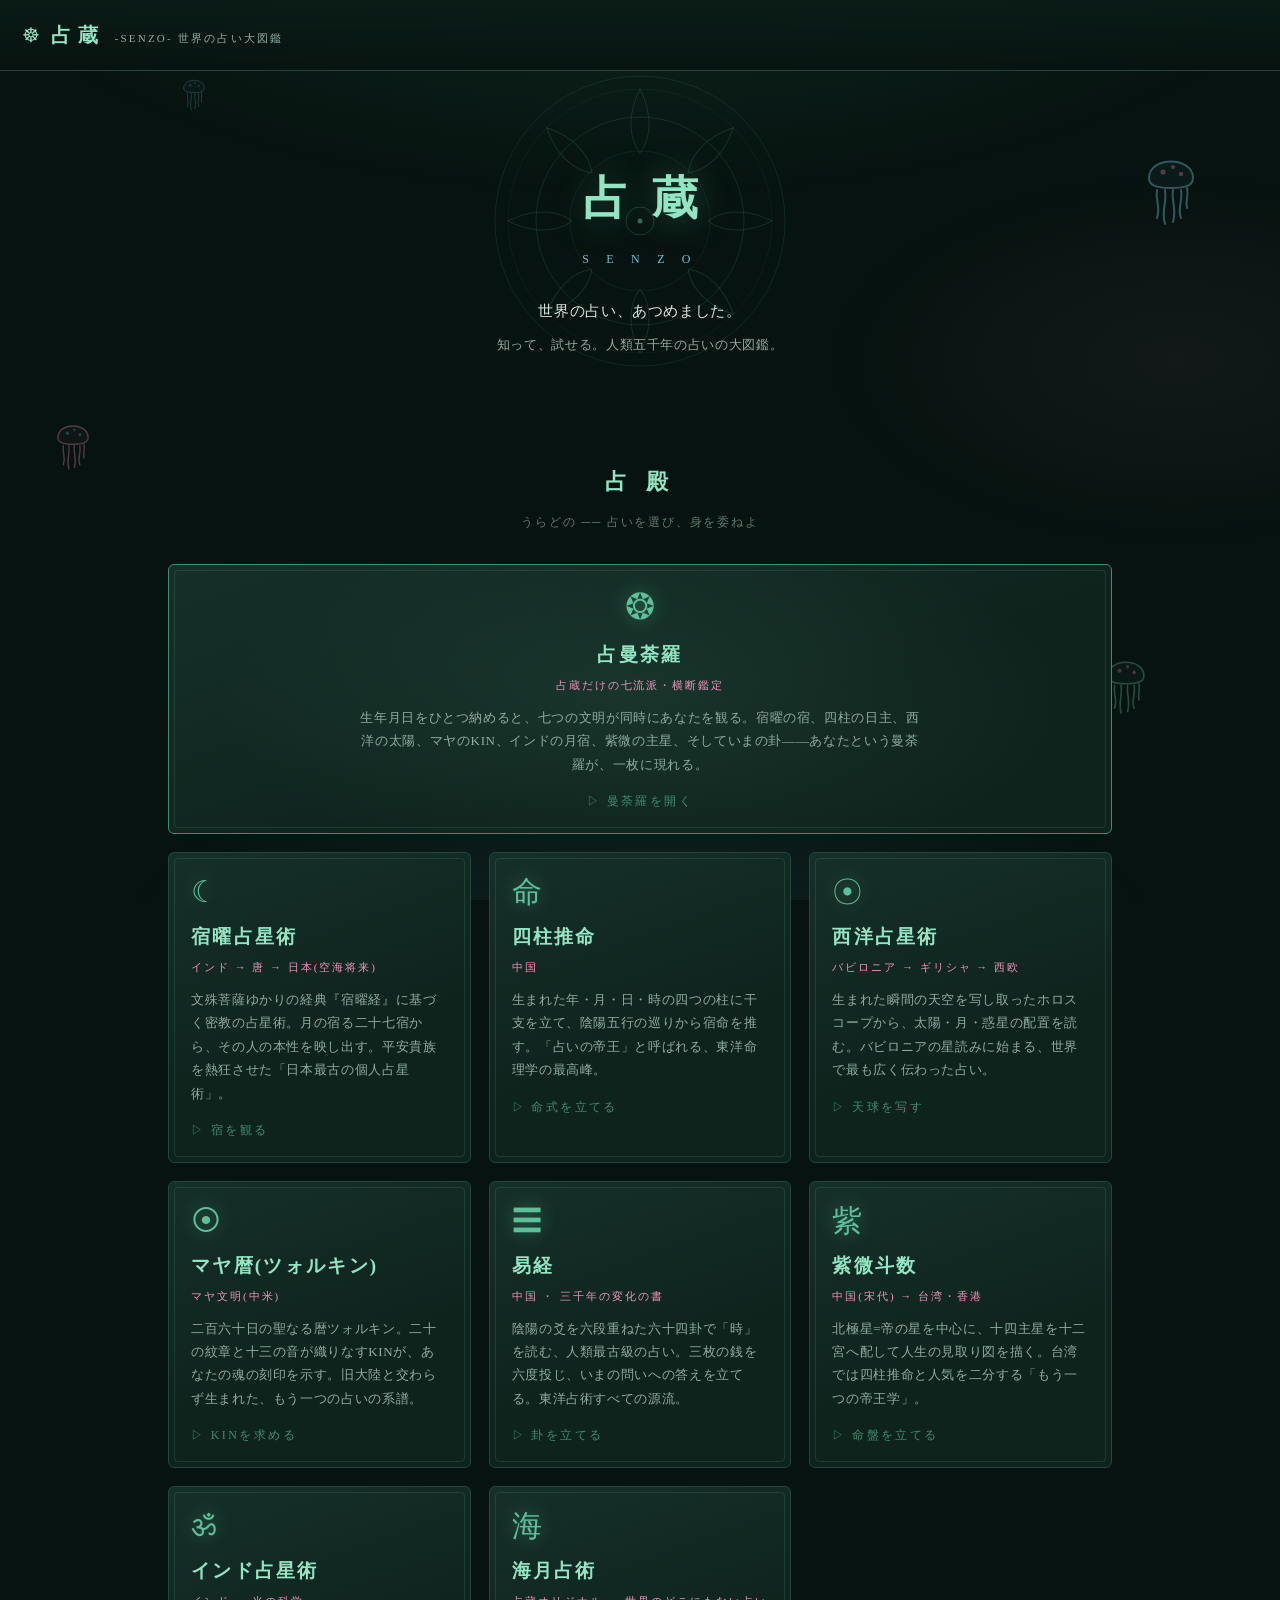
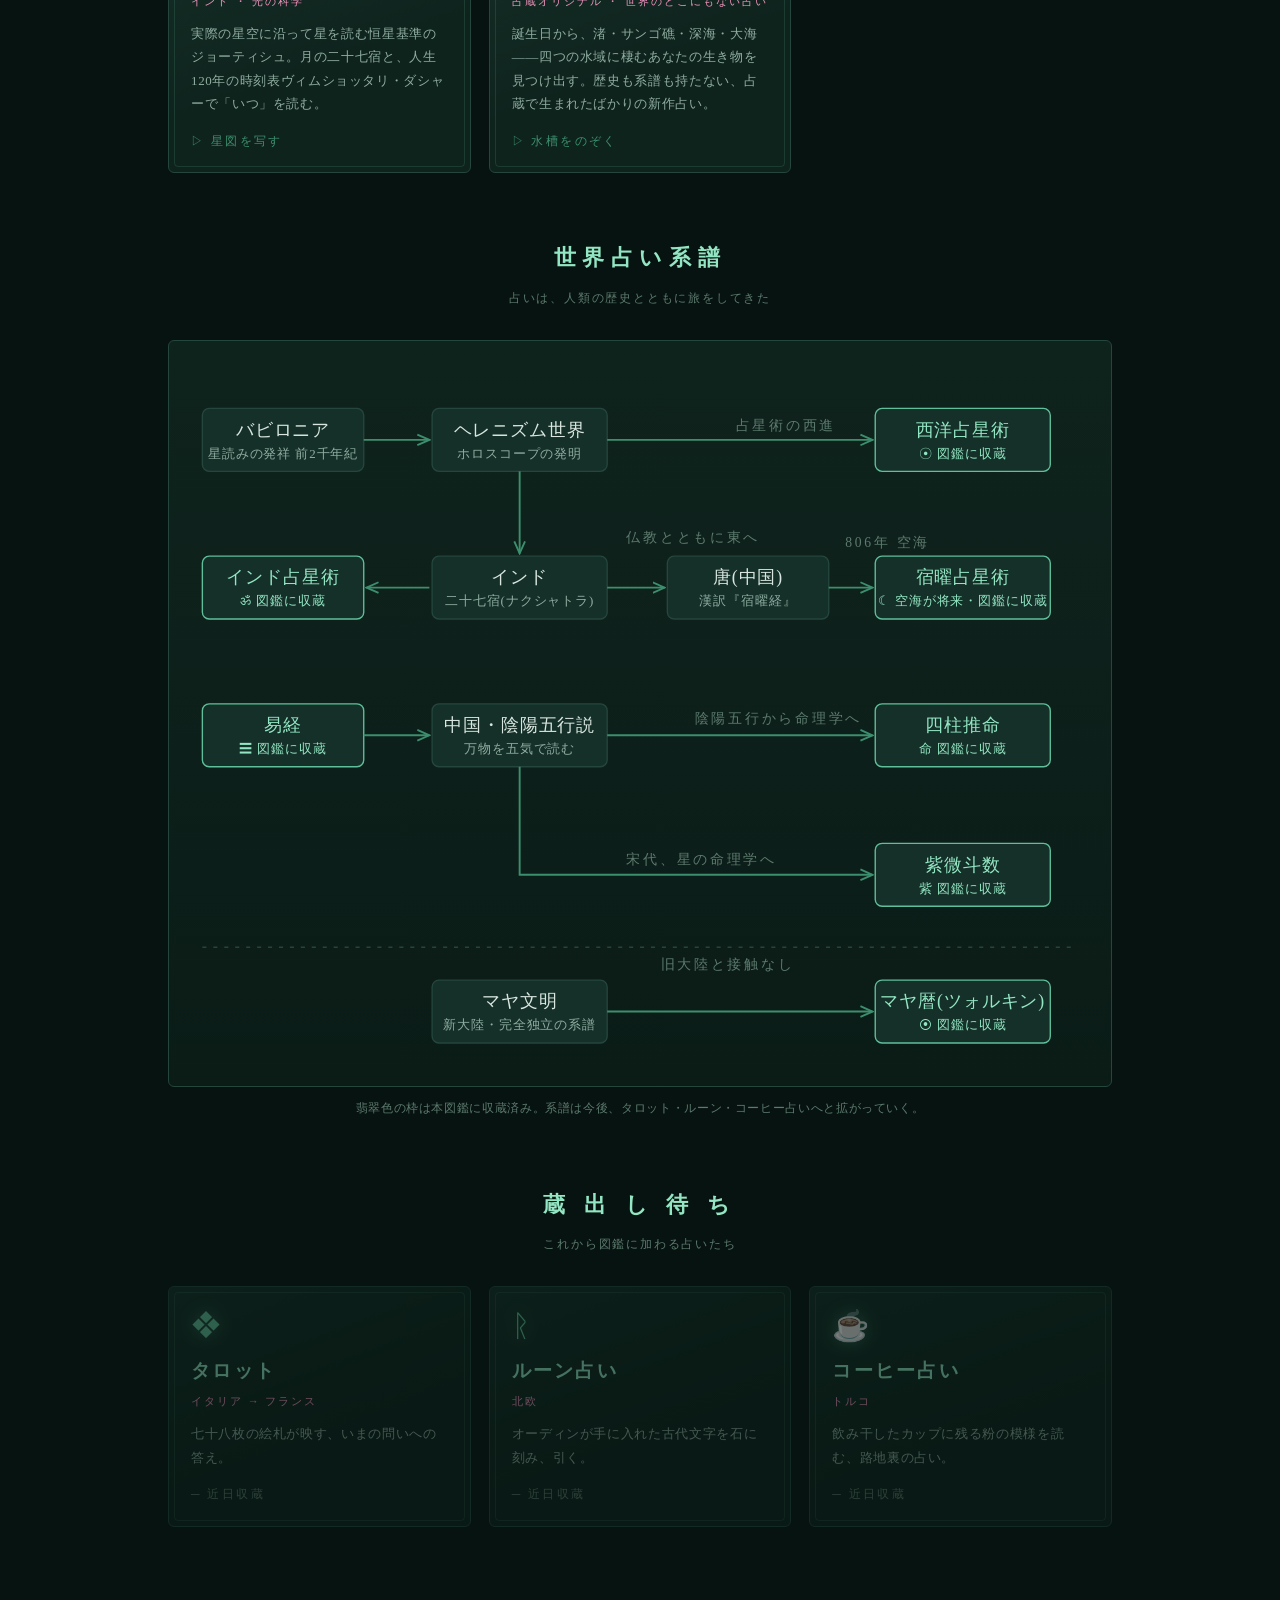
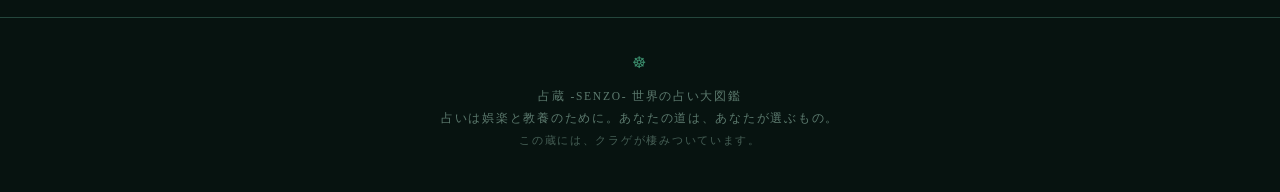
<file: index.html>
<!DOCTYPE html>
<html lang="ja">
<head>
<meta charset="UTF-8">
<meta name="viewport" content="width=device-width, initial-scale=1.0">
<title>占蔵 -SENZO- | 世界の占い大図鑑</title>
<meta name="description" content="世界中の占いを『知って、試せる』大図鑑。四柱推命・西洋占星術・マヤ暦・宿曜占星術——人類の占いの系譜をたどりながら、本格計算で占えます。">
<meta http-equiv="Content-Security-Policy" content="default-src 'self'; script-src 'self'; style-src 'self' 'unsafe-inline' https://fonts.googleapis.com; font-src https://fonts.gstatic.com; img-src 'self' data:; connect-src 'self'; object-src 'none'; base-uri 'self'; form-action 'self'">
<meta name="referrer" content="no-referrer">
<meta name="theme-color" content="#0f231d">
<link rel="manifest" href="manifest.webmanifest">
<link rel="icon" href="icons/icon-192.png" type="image/png">
<link rel="apple-touch-icon" href="icons/apple-touch-icon.png">
<link rel="preconnect" href="https://fonts.googleapis.com">
<link href="https://fonts.googleapis.com/css2?family=Shippori+Mincho:wght@400;600;800&display=swap" rel="stylesheet">
<link rel="stylesheet" href="css/style.css">
</head>
<body>

<header class="site-header">
  <a class="brand" href="index.html">
    <span class="mark">☸</span>
    <span class="name">占蔵</span>
    <span class="sub">-SENZO- 世界の占い大図鑑</span>
  </a>
</header>

<section class="hero">
  <!-- 曼荼羅風の光背 -->
  <svg class="enso" viewBox="0 0 300 300" xmlns="http://www.w3.org/2000/svg" aria-hidden="true">
    <g fill="none" stroke="#5fbf9a">
      <circle cx="150" cy="150" r="145" stroke-opacity="0.25"/>
      <circle cx="150" cy="150" r="132" stroke-opacity="0.14"/>
      <circle cx="150" cy="150" r="104" stroke-opacity="0.30"/>
      <circle cx="150" cy="150" r="70" stroke-opacity="0.18"/>
      <g stroke-opacity="0.35">
        <!-- 蓮弁 -->
        <g id="petal">
          <path d="M150 18 C 162 42, 162 66, 150 82 C 138 66, 138 42, 150 18 Z"/>
        </g>
        <use href="#petal" transform="rotate(45 150 150)"/>
        <use href="#petal" transform="rotate(90 150 150)"/>
        <use href="#petal" transform="rotate(135 150 150)"/>
        <use href="#petal" transform="rotate(180 150 150)"/>
        <use href="#petal" transform="rotate(225 150 150)"/>
        <use href="#petal" transform="rotate(270 150 150)"/>
        <use href="#petal" transform="rotate(315 150 150)"/>
      </g>
      <g stroke-opacity="0.5">
        <circle cx="150" cy="150" r="2.5" fill="#5fbf9a" stroke="none"/>
        <circle cx="150" cy="150" r="14"/>
      </g>
    </g>
  </svg>
  <h1>占蔵</h1>
  <div class="romaji">S E N Z O</div>
  <p class="tagline">世界の占い、あつめました。</p>
  <p class="tagline-sub">知って、試せる。人類五千年の占いの大図鑑。</p>
</section>

<main class="container-wide">

  <h2 class="section-title">占 殿</h2>
  <p class="section-title-note">うらどの ── 占いを選び、身を委ねよ</p>

  <div class="card-grid">
    <a class="divination-card mandala-banner" href="mandala.html">
      <div class="glyph">❂</div>
      <h3>占曼荼羅</h3>
      <div class="origin">占蔵だけの七流派・横断鑑定</div>
      <p>生年月日をひとつ納めると、七つの文明が同時にあなたを観る。宿曜の宿、四柱の日主、西洋の太陽、マヤのKIN、インドの月宿、紫微の主星、そしていまの卦——あなたという曼荼羅が、一枚に現れる。</p>
      <div class="enter">▷ 曼荼羅を開く</div>
    </a>

    <a class="divination-card" href="sukuyo.html">
      <div class="glyph">☾</div>
      <h3>宿曜占星術</h3>
      <div class="origin">インド → 唐 → 日本(空海将来)</div>
      <p>文殊菩薩ゆかりの経典『宿曜経』に基づく密教の占星術。月の宿る二十七宿から、その人の本性を映し出す。平安貴族を熱狂させた「日本最古の個人占星術」。</p>
      <div class="enter">▷ 宿を観る</div>
    </a>

    <a class="divination-card" href="shichusuimei.html">
      <div class="glyph">命</div>
      <h3>四柱推命</h3>
      <div class="origin">中国</div>
      <p>生まれた年・月・日・時の四つの柱に干支を立て、陰陽五行の巡りから宿命を推す。「占いの帝王」と呼ばれる、東洋命理学の最高峰。</p>
      <div class="enter">▷ 命式を立てる</div>
    </a>

    <a class="divination-card" href="astrology.html">
      <div class="glyph">☉</div>
      <h3>西洋占星術</h3>
      <div class="origin">バビロニア → ギリシャ → 西欧</div>
      <p>生まれた瞬間の天空を写し取ったホロスコープから、太陽・月・惑星の配置を読む。バビロニアの星読みに始まる、世界で最も広く伝わった占い。</p>
      <div class="enter">▷ 天球を写す</div>
    </a>

    <a class="divination-card" href="maya.html">
      <div class="glyph">⦿</div>
      <h3>マヤ暦(ツォルキン)</h3>
      <div class="origin">マヤ文明(中米)</div>
      <p>二百六十日の聖なる暦ツォルキン。二十の紋章と十三の音が織りなすKINが、あなたの魂の刻印を示す。旧大陸と交わらず生まれた、もう一つの占いの系譜。</p>
      <div class="enter">▷ KINを求める</div>
    </a>

    <a class="divination-card" href="ekikyo.html">
      <div class="glyph">☰</div>
      <h3>易経</h3>
      <div class="origin">中国 ・ 三千年の変化の書</div>
      <p>陰陽の爻を六段重ねた六十四卦で「時」を読む、人類最古級の占い。三枚の銭を六度投じ、いまの問いへの答えを立てる。東洋占術すべての源流。</p>
      <div class="enter">▷ 卦を立てる</div>
    </a>

    <a class="divination-card" href="shibi.html">
      <div class="glyph">紫</div>
      <h3>紫微斗数</h3>
      <div class="origin">中国(宋代) → 台湾・香港</div>
      <p>北極星=帝の星を中心に、十四主星を十二宮へ配して人生の見取り図を描く。台湾では四柱推命と人気を二分する「もう一つの帝王学」。</p>
      <div class="enter">▷ 命盤を立てる</div>
    </a>

    <a class="divination-card" href="jyotish.html">
      <div class="glyph">ॐ</div>
      <h3>インド占星術</h3>
      <div class="origin">インド ・ 光の科学</div>
      <p>実際の星空に沿って星を読む恒星基準のジョーティシュ。月の二十七宿と、人生120年の時刻表ヴィムショッタリ・ダシャーで「いつ」を読む。</p>
      <div class="enter">▷ 星図を写す</div>
    </a>

    <a class="divination-card" href="kaigetsu.html">
      <div class="glyph">海</div>
      <h3>海月占術</h3>
      <div class="origin">占蔵オリジナル ・ 世界のどこにもない占い</div>
      <p>誕生日から、渚・サンゴ礁・深海・大海――四つの水域に棲むあなたの生き物を見つけ出す。歴史も系譜も持たない、占蔵で生まれたばかりの新作占い。</p>
      <div class="enter">▷ 水槽をのぞく</div>
    </a>
  </div>

  <h2 class="section-title">世界占い系譜</h2>
  <p class="section-title-note">占いは、人類の歴史とともに旅をしてきた</p>

  <div class="map-wrap">
    <svg viewBox="0 0 680 530" xmlns="http://www.w3.org/2000/svg" font-family="serif">
      <defs>
        <marker id="arrow" viewBox="0 0 10 10" refX="9" refY="5" markerWidth="7" markerHeight="7" orient="auto-start-reverse">
          <path d="M 0 1 L 9 5 L 0 9" fill="none" stroke="#3c8f6e" stroke-width="1.4"/>
        </marker>
      </defs>
      <style>
        .edge { stroke:#3c8f6e; stroke-width:1.4; fill:none; marker-end:url(#arrow); }
        .node rect { fill:#153029; stroke:#24463c; rx:5; }
        .node.active rect { stroke:#5fbf9a; }
        .node text { fill:#d8e6df; font-size:13px; text-anchor:middle; }
        .node.active text { fill:#93e6c3; }
        .node .small { font-size:9.5px; fill:#8fada1; }
        .era { font-size:10px; fill:#5c7a6e; letter-spacing:2px; }
        .lane { stroke:#24463c; stroke-dasharray:3 5; }
      </style>

      <!-- 起源 -->
      <g class="node"><rect x="20" y="42" width="118" height="46"/>
        <text x="79" y="62">バビロニア</text><text x="79" y="78" class="small">星読みの発祥 前2千年紀</text></g>

      <!-- ギリシャ -->
      <g class="node"><rect x="188" y="42" width="128" height="46"/>
        <text x="252" y="62">ヘレニズム世界</text><text x="252" y="78" class="small">ホロスコープの発明</text></g>

      <!-- 西洋占星術 -->
      <a href="astrology.html"><g class="node active"><rect x="512" y="42" width="128" height="46"/>
        <text x="576" y="62">西洋占星術</text><text x="576" y="78" class="small">☉ 図鑑に収蔵</text></g></a>

      <!-- インド -->
      <g class="node"><rect x="188" y="150" width="128" height="46"/>
        <text x="252" y="170">インド</text><text x="252" y="186" class="small">二十七宿(ナクシャトラ)</text></g>

      <!-- インド占星術 -->
      <a href="jyotish.html"><g class="node active"><rect x="20" y="150" width="118" height="46"/>
        <text x="79" y="170">インド占星術</text><text x="79" y="186" class="small">ॐ 図鑑に収蔵</text></g></a>

      <!-- 中国(宿曜経) -->
      <g class="node"><rect x="360" y="150" width="118" height="46"/>
        <text x="419" y="170">唐(中国)</text><text x="419" y="186" class="small">漢訳『宿曜経』</text></g>

      <!-- 日本 宿曜 -->
      <a href="sukuyo.html"><g class="node active"><rect x="512" y="150" width="128" height="46"/>
        <text x="576" y="170">宿曜占星術</text><text x="576" y="186" class="small">☾ 空海が将来・図鑑に収蔵</text></g></a>

      <!-- 易経 -->
      <a href="ekikyo.html"><g class="node active"><rect x="20" y="258" width="118" height="46"/>
        <text x="79" y="278">易経</text><text x="79" y="294" class="small">☰ 図鑑に収蔵</text></g></a>

      <!-- 陰陽五行 -->
      <g class="node"><rect x="188" y="258" width="128" height="46"/>
        <text x="252" y="278">中国・陰陽五行説</text><text x="252" y="294" class="small">万物を五気で読む</text></g>

      <!-- 四柱推命 -->
      <a href="shichusuimei.html"><g class="node active"><rect x="512" y="258" width="128" height="46"/>
        <text x="576" y="278">四柱推命</text><text x="576" y="294" class="small">命 図鑑に収蔵</text></g></a>

      <!-- 紫微斗数 -->
      <a href="shibi.html"><g class="node active"><rect x="512" y="360" width="128" height="46"/>
        <text x="576" y="380">紫微斗数</text><text x="576" y="396" class="small">紫 図鑑に収蔵</text></g></a>

      <!-- マヤ -->
      <g class="node"><rect x="188" y="460" width="128" height="46"/>
        <text x="252" y="480">マヤ文明</text><text x="252" y="496" class="small">新大陸・完全独立の系譜</text></g>

      <a href="maya.html"><g class="node active"><rect x="512" y="460" width="128" height="46"/>
        <text x="576" y="480">マヤ暦(ツォルキン)</text><text x="576" y="496" class="small">⦿ 図鑑に収蔵</text></g></a>

      <!-- edges -->
      <path class="edge" d="M138 65 H186"/>
      <path class="edge" d="M316 65 H510"/>
      <path class="edge" d="M252 88 V148"/>
      <path class="edge" d="M316 173 H358"/>
      <path class="edge" d="M478 173 H510"/>
      <path class="edge" d="M138 281 H186"/>
      <path class="edge" d="M316 281 H510"/>
      <path class="edge" d="M186 173 H140"/>
      <path class="edge" d="M252 304 V383 H510"/>
      <path class="edge" d="M316 483 H510"/>

      <!-- ラベル -->
      <text x="410" y="58" class="era">占星術の西進</text>
      <text x="330" y="140" class="era">仏教とともに東へ</text>
      <text x="490" y="143" class="era">806年 空海</text>
      <text x="380" y="272" class="era">陰陽五行から命理学へ</text>
      <text x="330" y="375" class="era">宋代、星の命理学へ</text>
      <text x="355" y="452" class="era">旧大陸と接触なし</text>
      <line class="lane" x1="20" y1="436" x2="660" y2="436"/>
    </svg>
  </div>
  <p class="map-note">翡翠色の枠は本図鑑に収蔵済み。系譜は今後、タロット・ルーン・コーヒー占いへと拡がっていく。</p>

  <h2 class="section-title">蔵 出 し 待 ち</h2>
  <p class="section-title-note">これから図鑑に加わる占いたち</p>

  <div class="card-grid">
    <div class="divination-card locked"><div class="glyph">❖</div><h3>タロット</h3><div class="origin">イタリア → フランス</div><p>七十八枚の絵札が映す、いまの問いへの答え。</p><div class="enter">─ 近日収蔵</div></div>
    <div class="divination-card locked"><div class="glyph">ᚱ</div><h3>ルーン占い</h3><div class="origin">北欧</div><p>オーディンが手に入れた古代文字を石に刻み、引く。</p><div class="enter">─ 近日収蔵</div></div>
    <div class="divination-card locked"><div class="glyph">☕</div><h3>コーヒー占い</h3><div class="origin">トルコ</div><p>飲み干したカップに残る粉の模様を読む、路地裏の占い。</p><div class="enter">─ 近日収蔵</div></div>
  </div>

</main>

<footer class="site-footer">
  <div class="wheel">☸</div>
  占蔵 -SENZO- 世界の占い大図鑑<br>
  占いは娯楽と教養のために。あなたの道は、あなたが選ぶもの。<br>
  <span style="font-size:10.5px; opacity:0.75;">この蔵には、クラゲが棲みついています。</span>
</footer>

<script src="js/core.js?v=12"></script>
</body>
</html>
</file>
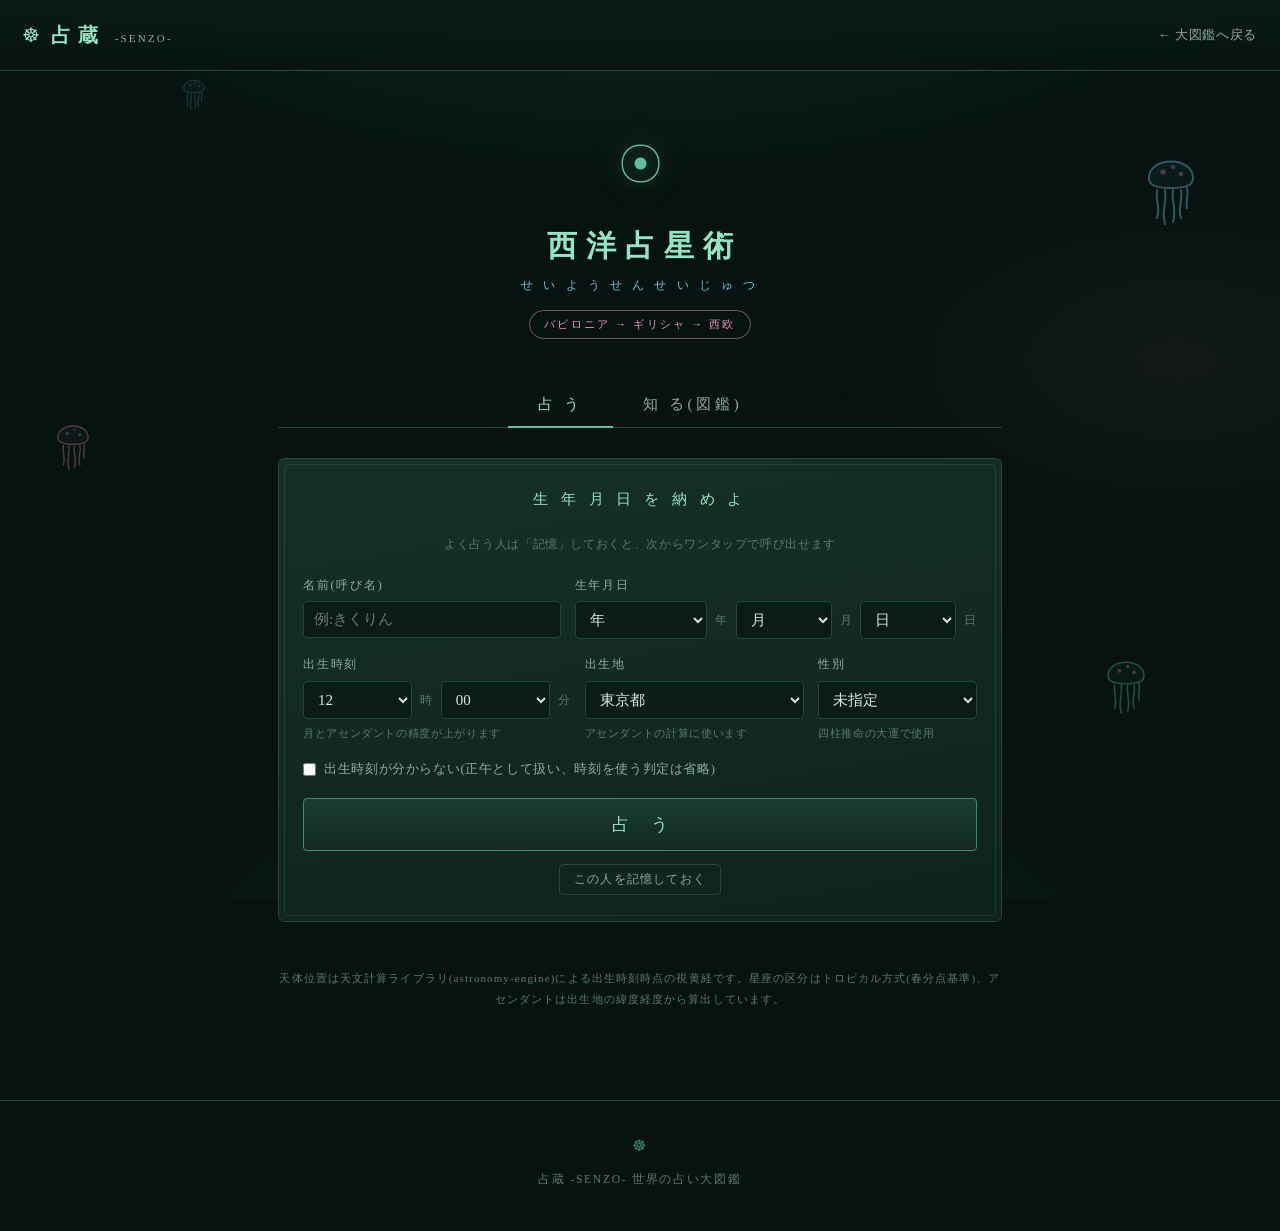
<file: astrology.html>
<!DOCTYPE html>
<html lang="ja">
<head>
<meta charset="UTF-8">
<meta name="viewport" content="width=device-width, initial-scale=1.0">
<title>西洋占星術 | 占蔵 -SENZO- 世界の占い大図鑑</title>
<meta name="description" content="バビロニアに始まる西洋占星術。天文計算エンジンで出生時の10天体の位置とアセンダントを正確に求め、あなたのホロスコープを読み解きます。">
<meta http-equiv="Content-Security-Policy" content="default-src 'self'; script-src 'self'; style-src 'self' 'unsafe-inline' https://fonts.googleapis.com; font-src https://fonts.gstatic.com; img-src 'self' data:; connect-src 'self'; object-src 'none'; base-uri 'self'; form-action 'self'">
<meta name="referrer" content="no-referrer">
<meta name="theme-color" content="#0f231d">
<link rel="manifest" href="manifest.webmanifest">
<link rel="icon" href="icons/icon-192.png" type="image/png">
<link rel="apple-touch-icon" href="icons/apple-touch-icon.png">
<link rel="preconnect" href="https://fonts.googleapis.com">
<link href="https://fonts.googleapis.com/css2?family=Shippori+Mincho:wght@400;600;800&display=swap" rel="stylesheet">
<link rel="stylesheet" href="css/style.css">
</head>
<body>

<header class="site-header">
  <a class="brand" href="index.html">
    <span class="mark">☸</span>
    <span class="name">占蔵</span>
    <span class="sub">-SENZO-</span>
  </a>
  <a class="header-back" href="index.html">← 大図鑑へ戻る</a>
</header>

<div class="page-head">
  <div class="glyph">☉</div>
  <h1>西洋占星術</h1>
  <div class="reading">せ い よ う せ ん せ い じ ゅ つ</div>
  <div class="origin-tag">バビロニア → ギリシャ → 西欧</div>
</div>

<main class="container">

  <div class="tabs">
    <button class="tab-btn active" data-tab="tab-try">占 う</button>
    <button class="tab-btn" data-tab="tab-know">知 る(図鑑)</button>
  </div>

  <!-- ============ 占う ============ -->
  <section class="tab-panel active" id="tab-try">
    <div id="form-area"></div>
    <div id="result-area"></div>
    <p class="disclaimer">天体位置は天文計算ライブラリ(astronomy-engine)による出生時刻時点の視黄経です。星座の区分はトロピカル方式(春分点基準)、アセンダントは出生地の緯度経度から算出しています。</p>
  </section>

  <!-- ============ 知る ============ -->
  <section class="tab-panel zukan" id="tab-know">
    <p class="lead">あなたが生まれたその瞬間、頭上の空はただ一度きりの配置をしていた。<br>その空の写し絵が、ホロスコープ。</p>

    <h2>西洋占星術とは何か</h2>
    <p>西洋占星術は、生まれた瞬間の<b>太陽・月・惑星の配置</b>を天球の図=<b>ホロスコープ</b>に写し取り、その人の性質や人生の主題を読み解く占いです。雑誌の「今月の牡羊座」でおなじみの星座占いは、実はこの体系のごく一部――太陽の位置だけを取り出した簡易版です。本来は十の天体それぞれが、あなたの異なる側面を語ります。</p>

    <h2>歴史 ── 五千年の星読み</h2>
    <p>始まりは紀元前二千年紀の<b>バビロニア</b>。神官たちは星の動きに神々の意志を読み、国家の吉凶を占いました。これが個人の運命を占う形に生まれ変わったのは、ヘレニズム期のギリシャ・エジプト世界。「生まれた瞬間の空がその人を刻印する」という<b>ホロスコープ占星術の発明</b>です。</p>
    <p>以後、この体系はローマ、イスラム世界、中世ヨーロッパへと受け継がれ、ケプラーら天文学者たちも星を読みました。天文学と占星術は、もともと同じ一つの学問だったのです。さらに東へ渡った星読みの知はインドで独自に発展し――やがて仏教とともに日本へ届いて<b>宿曜占星術</b>になります。トップページの系譜マップで、その壮大な旅路をたどれます。</p>

    <h2>占いの仕組み</h2>
    <p>黄道(太陽の通り道)を春分点から30度ずつ十二に分けたものが<b>十二星座(サイン)</b>。そこにどの天体が入っているかで読み解きます。</p>
    <table>
      <tr><th>天体</th><th>司るもの</th></tr>
      <tr><td>☉ 太陽</td><td>人生の目的、その人の本質・生き方の軸</td></tr>
      <tr><td>☽ 月</td><td>素顔、感情、安心のかたち。親しい人にだけ見せる顔</td></tr>
      <tr><td>☿ 水星</td><td>知性、言葉、コミュニケーションの癖</td></tr>
      <tr><td>♀ 金星</td><td>愛し方、美意識、喜びの源泉</td></tr>
      <tr><td>♂ 火星</td><td>闘い方、情熱の燃やし方、怒りの形</td></tr>
      <tr><td>♃ 木星</td><td>幸運と拡大。人生がどこで膨らむか</td></tr>
      <tr><td>♄ 土星</td><td>課題と鍛錬。時間をかけて成熟する場所</td></tr>
      <tr><td>ASC</td><td>アセンダント=生まれた瞬間の東の地平線。まとう雰囲気・第一印象</td></tr>
    </table>
    <p>天王星・海王星・冥王星は動きが遅く、同世代が共有する「時代の気分」を表します。</p>

    <div class="aside"><b>「精度」の見せ場:</b>星座の境目(カスプ)付近の生まれの場合、雑誌の日付区切りでは星座を間違えることがあります。星座の切り替わりは年によって日時が動くからです。本図鑑は出生日時における太陽の黄経そのものを天文計算するため、境目生まれでも正確です。月は一日で約13度も動くため、<b>出生時刻</b>が分かるとぐっと精度が上がります。</div>

    <h2>ここが面白い</h2>
    <p>宿曜占星術が「月」でその人の本性を読むように、西洋占星術でも月は「素顔」を表します。太陽は外に向かう顔、月は内なる顔。<b>太陽と月、両方を知ってはじめて一人の人間の全体像が見えてくる</b>――五千年かけて人類がたどり着いた、星読みの知恵です。</p>
  </section>

</main>

<footer class="site-footer">
  <div class="wheel">☸</div>
  占蔵 -SENZO- 世界の占い大図鑑
</footer>

<script src="js/vendor/astronomy.browser.min.js?v=12"></script>
<script src="js/almanac.js?v=12"></script>
<script src="js/core.js?v=12"></script>
<script src="js/astrology.js?v=12"></script>
</body>
</html>
</file>
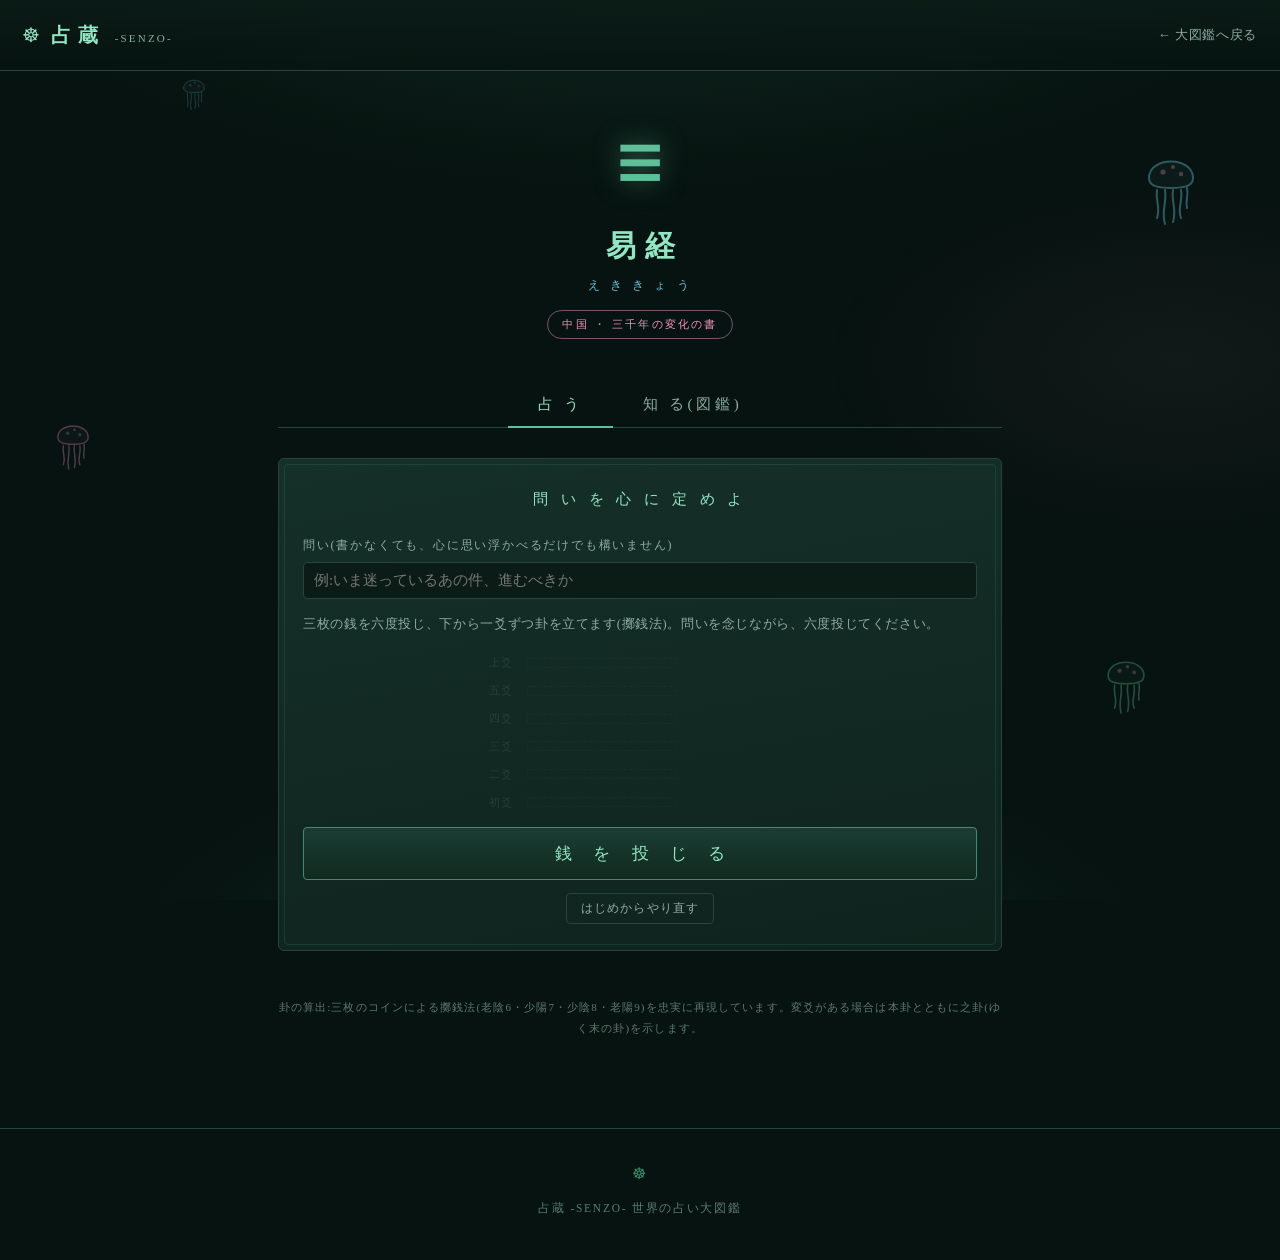
<file: ekikyo.html>
<!DOCTYPE html>
<html lang="ja">
<head>
<meta charset="UTF-8">
<meta name="viewport" content="width=device-width, initial-scale=1.0">
<title>易経 | 占蔵 -SENZO- 世界の占い大図鑑</title>
<meta name="description" content="三千年の歴史を持つ変化の書・易経。三枚のコインを六度投じて卦を立てる伝統の擲銭法で、六十四卦から今の問いへの答えを読み解きます。">
<meta http-equiv="Content-Security-Policy" content="default-src 'self'; script-src 'self'; style-src 'self' 'unsafe-inline' https://fonts.googleapis.com; font-src https://fonts.gstatic.com; img-src 'self' data:; connect-src 'self'; object-src 'none'; base-uri 'self'; form-action 'self'">
<meta name="referrer" content="no-referrer">
<meta name="theme-color" content="#0f231d">
<link rel="manifest" href="manifest.webmanifest">
<link rel="icon" href="icons/icon-192.png" type="image/png">
<link rel="apple-touch-icon" href="icons/apple-touch-icon.png">
<link rel="preconnect" href="https://fonts.googleapis.com">
<link href="https://fonts.googleapis.com/css2?family=Shippori+Mincho:wght@400;600;800&display=swap" rel="stylesheet">
<link rel="stylesheet" href="css/style.css">
</head>
<body>

<header class="site-header">
  <a class="brand" href="index.html">
    <span class="mark">☸</span>
    <span class="name">占蔵</span>
    <span class="sub">-SENZO-</span>
  </a>
  <a class="header-back" href="index.html">← 大図鑑へ戻る</a>
</header>

<div class="page-head">
  <div class="glyph">☰</div>
  <h1>易経</h1>
  <div class="reading">え き き ょ う</div>
  <div class="origin-tag">中国 ・ 三千年の変化の書</div>
</div>

<main class="container">

  <div class="tabs">
    <button class="tab-btn active" data-tab="tab-try">占 う</button>
    <button class="tab-btn" data-tab="tab-know">知 る(図鑑)</button>
  </div>

  <!-- ============ 占う ============ -->
  <section class="tab-panel active" id="tab-try">
    <div class="form-panel" id="cast-panel">
      <div class="form-title">問 い を 心 に 定 め よ</div>
      <div class="field-row">
        <div class="field">
          <label>問い(書かなくても、心に思い浮かべるだけでも構いません)</label>
          <input type="text" id="e-question" placeholder="例:いま迷っているあの件、進むべきか">
        </div>
      </div>
      <p style="font-size:12.5px; color:var(--text-dim); margin-bottom:16px; position:relative; z-index:1;">
        三枚の銭を六度投じ、下から一爻ずつ卦を立てます(擲銭法)。問いを念じながら、六度投じてください。
      </p>
      <div id="lines-view" style="margin:14px 0; position:relative; z-index:1;"></div>
      <button class="btn-divine" id="e-cast">銭 を 投 じ る</button>
      <div style="text-align:center; margin-top:12px;">
        <button class="btn-sub" id="e-reset">はじめからやり直す</button>
      </div>
    </div>
    <div id="result-area"></div>
    <p class="disclaimer">卦の算出:三枚のコインによる擲銭法(老陰6・少陽7・少陰8・老陽9)を忠実に再現しています。変爻がある場合は本卦とともに之卦(ゆく末の卦)を示します。</p>
  </section>

  <!-- ============ 知る ============ -->
  <section class="tab-panel zukan" id="tab-know">
    <p class="lead">世界は絶えず変化する。<br>その変化の兆しを六十四の型に写し取った、人類最古の「変化の書」。</p>

    <h2>易経とは何か</h2>
    <p>易経は、古代中国で生まれた占いの書であり、哲学の書です。陰(⚋)と陽(⚊)の二種の爻(こう)を六段重ねた「<b>卦(か)</b>」は全部で八×八=<b>六十四通り</b>。天地の間で起こるあらゆる変化の局面が、この六十四卦のどれかに対応すると考えます。占うとは、いま自分がどの局面に立っているかを知ること――易は「当てる」より「<b>時を知る</b>」占いです。</p>

    <h2>歴史 ── 亀の甲羅から哲学へ</h2>
    <p>源流は殷代(紀元前二千年紀)の<b>亀卜(きぼく)</b>。亀の甲羅を火であぶり、走るひび割れで神意を問いました。周代に入ると筮竹(ぜいちく)=五十本の細い竹を操作して卦を立てる方法が確立し、『周易』として編まれます。これが易経です。</p>
    <p>のちに孔子学派が哲学的な注釈「<b>十翼(じゅうよく)</b>」を加えたことで、易経は占いの書であると同時に儒教の最高経典(五経の筆頭)となりました。「君子は豹変す」「虎の尾を踏む」など、今も使われる言葉の多くが易経から生まれています。陰陽の思想はやがて五行説と結びつき、四柱推命など東洋占術すべての土台になりました――系譜マップで見ると、易経は<b>東洋占いの源流</b>に位置しています。</p>

    <h2>占いの仕組み</h2>
    <p>本来の筮竹の操作は五十本の竹を分け数える複雑な儀式ですが、唐代からは三枚の銭を投げる「<b>擲銭法(てきせんほう)</b>」が広く使われてきました。本図鑑もこれを再現しています。</p>
    <table>
      <tr><th>三枚の銭</th><th>値</th><th>爻</th></tr>
      <tr><td>裏・裏・裏</td><td>6</td><td>老陰 ⚋ ──「変わろうとしている陰」(変爻)</td></tr>
      <tr><td>表が一枚</td><td>7</td><td>少陽 ⚊</td></tr>
      <tr><td>表が二枚</td><td>8</td><td>少陰 ⚋</td></tr>
      <tr><td>表・表・表</td><td>9</td><td>老陽 ⚊ ──「変わろうとしている陽」(変爻)</td></tr>
    </table>
    <p>六度投じて下から順に卦を組み上げ、得られた<b>本卦(ほんか)</b>が「いまの局面」。変爻(老陰・老陽)があれば、それが裏返った<b>之卦(しか)</b>が「これからの行き先」を暗示します。</p>

    <div class="aside"><b>ここが面白い:</b>易経は占いの中でも珍しく、「答え」ではなく「問いとの対話」を返します。同じ卦でも問いによって読みが変わる――だから三千年、哲学者からユング(易に深く傾倒した心理学者)まで魅了し続けてきたのです。占う前に問いを一つに絞るのが、良い易の立て方とされます。</div>
  </section>

</main>

<footer class="site-footer">
  <div class="wheel">☸</div>
  占蔵 -SENZO- 世界の占い大図鑑
</footer>

<script src="js/core.js?v=12"></script>
<script src="js/ekikyo.js?v=12"></script>
</body>
</html>
</file>
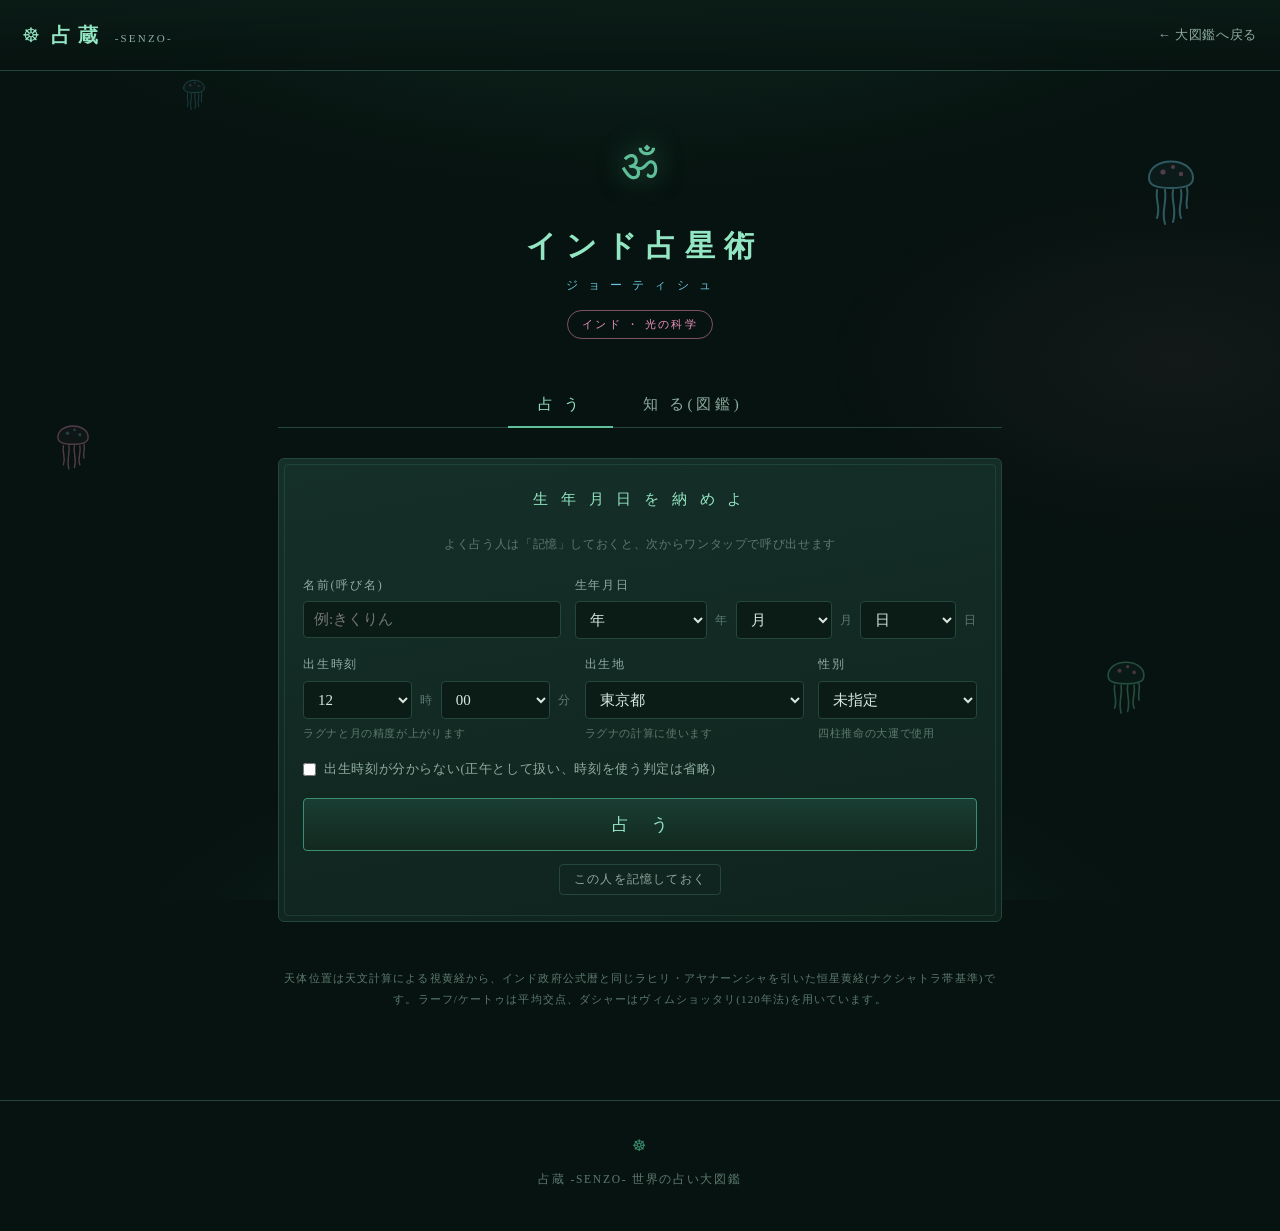
<file: jyotish.html>
<!DOCTYPE html>
<html lang="ja">
<head>
<meta charset="UTF-8">
<meta name="viewport" content="width=device-width, initial-scale=1.0">
<title>インド占星術(ジョーティシュ) | 占蔵 -SENZO- 世界の占い大図鑑</title>
<meta name="description" content="「光の科学」ジョーティシュ。恒星基準(ラヒリ・アヤナーンシャ)で月のナクシャトラと九惑星を計算し、120年周期のヴィムショッタリ・ダシャーで人生の季節を読みます。">
<meta http-equiv="Content-Security-Policy" content="default-src 'self'; script-src 'self'; style-src 'self' 'unsafe-inline' https://fonts.googleapis.com; font-src https://fonts.gstatic.com; img-src 'self' data:; connect-src 'self'; object-src 'none'; base-uri 'self'; form-action 'self'">
<meta name="referrer" content="no-referrer">
<meta name="theme-color" content="#0f231d">
<link rel="manifest" href="manifest.webmanifest">
<link rel="icon" href="icons/icon-192.png" type="image/png">
<link rel="apple-touch-icon" href="icons/apple-touch-icon.png">
<link rel="preconnect" href="https://fonts.googleapis.com">
<link href="https://fonts.googleapis.com/css2?family=Shippori+Mincho:wght@400;600;800&display=swap" rel="stylesheet">
<link rel="stylesheet" href="css/style.css">
</head>
<body>

<header class="site-header">
  <a class="brand" href="index.html">
    <span class="mark">☸</span>
    <span class="name">占蔵</span>
    <span class="sub">-SENZO-</span>
  </a>
  <a class="header-back" href="index.html">← 大図鑑へ戻る</a>
</header>

<div class="page-head">
  <div class="glyph">ॐ</div>
  <h1>インド占星術</h1>
  <div class="reading">ジ ョ ー テ ィ シ ュ</div>
  <div class="origin-tag">インド ・ 光の科学</div>
</div>

<main class="container">

  <div class="tabs">
    <button class="tab-btn active" data-tab="tab-try">占 う</button>
    <button class="tab-btn" data-tab="tab-know">知 る(図鑑)</button>
  </div>

  <!-- ============ 占う ============ -->
  <section class="tab-panel active" id="tab-try">
    <div id="form-area"></div>
    <div id="result-area"></div>
    <p class="disclaimer">天体位置は天文計算による視黄経から、インド政府公式暦と同じラヒリ・アヤナーンシャを引いた恒星黄経(ナクシャトラ帯基準)です。ラーフ/ケートゥは平均交点、ダシャーはヴィムショッタリ(120年法)を用いています。</p>
  </section>

  <!-- ============ 知る ============ -->
  <section class="tab-panel zukan" id="tab-know">
    <p class="lead">ジョーティシュ――サンスクリットで「光の科学」。<br>ヴェーダの時代から続く、世界最古級の生きた占星術。</p>

    <h2>ジョーティシュとは何か</h2>
    <p>インド占星術(ジョーティシュ)は、古代インドのヴェーダ文化に根ざす占星術です。西洋占星術と同じく生まれた瞬間の天体配置を読みますが、二つの大きな違いがあります。一つは<b>月を最重要視する</b>こと――月が宿る<b>ナクシャトラ(二十七宿)</b>がその人の本質を表します。もう一つは<b>実際の星空(恒星)基準</b>で星の位置を測ること。このため、西洋占星術とは星座がおよそ24度、ほぼ一つ分ずれます。「牡羊座だと思っていたら、インドでは魚座」が普通に起こるのです。</p>

    <h2>歴史 ── ヴェーダの祭祀から宿曜の故郷へ</h2>
    <p>起源は紀元前に遡り、ヴェーダの祭祀の正しい日時を知る学問「ヴェーダーンガ・ジョーティシャ」として始まりました。ナクシャトラ(月の二十七宿)はインド独自の発明です。その後ヘレニズム期に、ギリシャからホロスコープの技法が伝わり、インド固有のナクシャトラと融合して現在の体系が完成しました。<b>西洋と東洋、二つの星の知が合流した占星術</b>なのです。</p>
    <p>そしてこの二十七宿が、仏教とともに中国へ渡り、空海の手で日本へ届いて<b>宿曜占星術</b>になりました。つまりジョーティシュは宿曜の故郷。この図鑑の系譜マップで、その旅路がつながります。インドでは今も、結婚の日取りから国家の行事まで、ジョーティシュが現役で使われています。</p>

    <h2>占いの仕組み</h2>
    <table>
      <tr><th>ナクシャトラ</th><td>月の通り道を27等分した星宿。<b>生まれたとき月がいた宿</b>があなたの本質・気質を表す、鑑定の心臓部</td></tr>
      <tr><th>ラーシ(月星座)</th><td>恒星基準の十二星座。インドでは太陽星座より月のラーシを重視する</td></tr>
      <tr><th>ラグナ</th><td>東の地平線に昇っていた星座(アセンダント)。人生の土台を示す</td></tr>
      <tr><th>九惑星(ナヴァグラハ)</th><td>太陽・月・火星・水星・木星・金星・土星に、日食月食を起こす影の星<b>ラーフ・ケートゥ</b>を加えた九つ</td></tr>
      <tr><th>ヴィムショッタリ・ダシャー</th><td>人生120年を九惑星が順番に支配する「人生の時計」。いつ・どの星の季節が来るかを読む、ジョーティシュ最強の武器</td></tr>
    </table>

    <div class="aside"><b>「精度」の見せ場:</b>恒星基準と春分点基準のずれ(歳差)を補正する値を<b>アヤナーンシャ</b>と呼びます。本図鑑はインド政府の公式暦にも使われる<b>ラヒリ方式</b>を採用し、天文計算した視黄経から差し引いています。またダシャーの起点は月がナクシャトラ内のどこまで進んでいたかで決まるため、月の位置の計算精度がそのまま人生時計の精度になります。</div>

    <h2>ここが面白い</h2>
    <p>ヴィムショッタリ・ダシャーは「いつ」を語れる占星術です。西洋占星術が性格分析を得意とするのに対し、ジョーティシュは「28歳から金星期に入る」というふうに、人生の季節の切り替わりを年単位で示します。占いに「時刻表」を持ち込んだ発明――それがインドの答えでした。</p>
  </section>

</main>

<footer class="site-footer">
  <div class="wheel">☸</div>
  占蔵 -SENZO- 世界の占い大図鑑
</footer>

<script src="js/vendor/astronomy.browser.min.js?v=12"></script>
<script src="js/almanac.js?v=12"></script>
<script src="js/core.js?v=12"></script>
<script src="js/jyotish.js?v=12"></script>
</body>
</html>
</file>
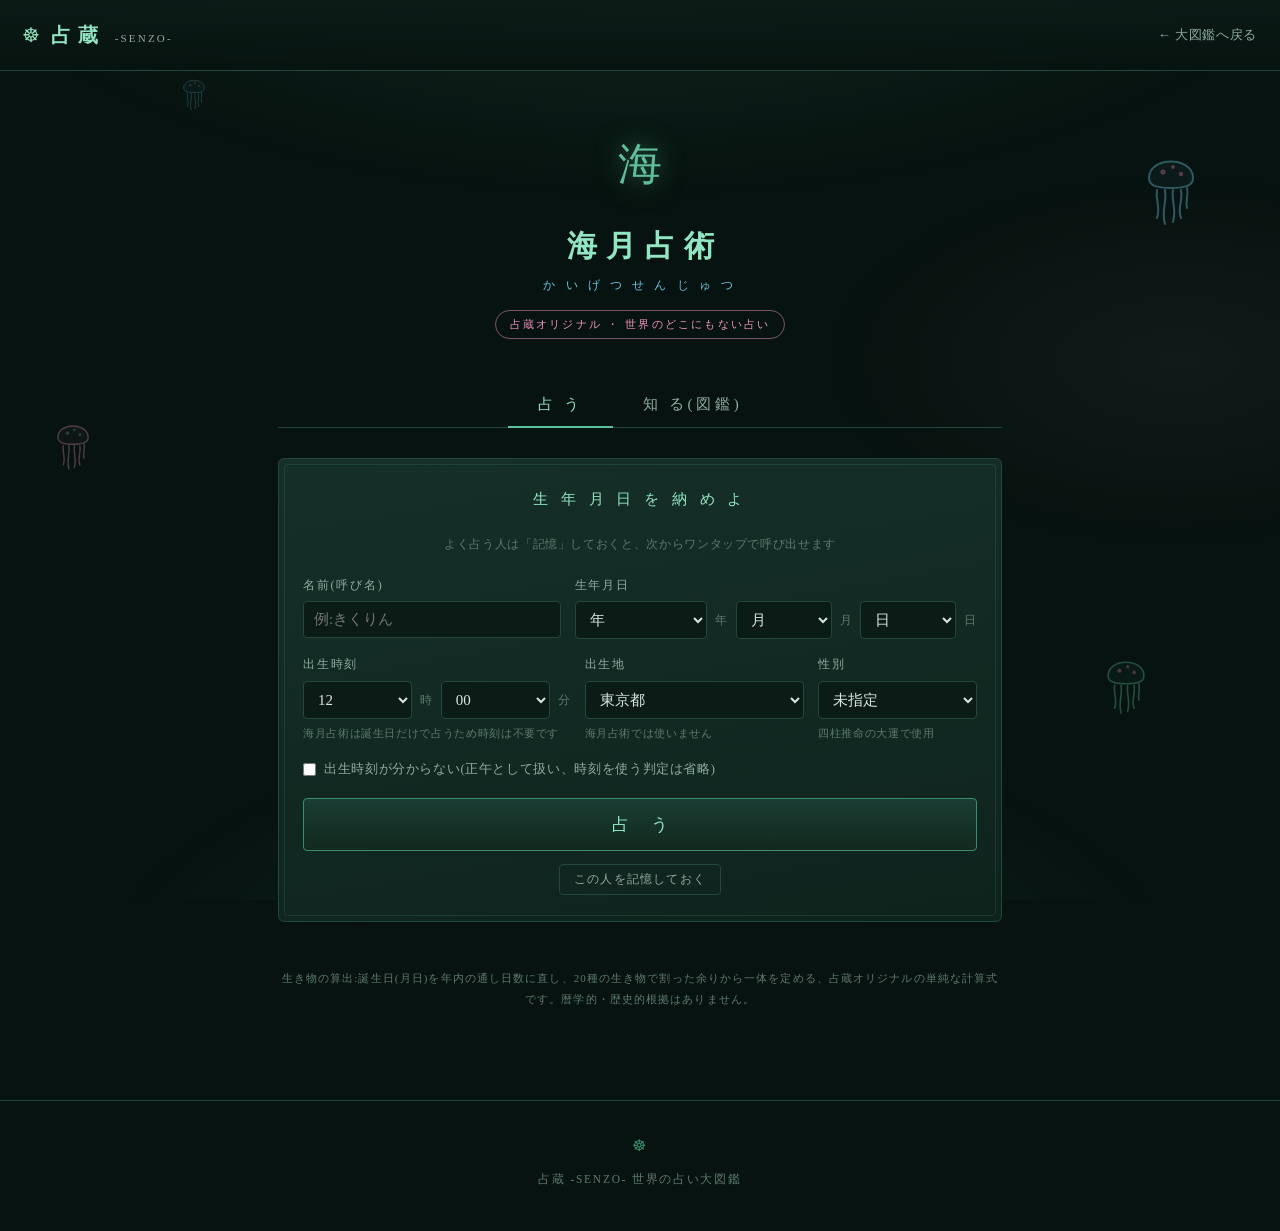
<file: kaigetsu.html>
<!DOCTYPE html>
<html lang="ja">
<head>
<meta charset="UTF-8">
<meta name="viewport" content="width=device-width, initial-scale=1.0">
<title>海月占術 | 占蔵 -SENZO- 世界の占い大図鑑</title>
<meta name="description" content="占蔵が独自に生み出した新作占い・海月占術。誕生日から、渚・サンゴ礁・深海・大海——四つの水域に棲むあなたの生き物を見つけ出します。">
<meta http-equiv="Content-Security-Policy" content="default-src 'self'; script-src 'self'; style-src 'self' 'unsafe-inline' https://fonts.googleapis.com; font-src https://fonts.gstatic.com; img-src 'self' data:; connect-src 'self'; object-src 'none'; base-uri 'self'; form-action 'self'">
<meta name="referrer" content="no-referrer">
<meta name="theme-color" content="#0f231d">
<link rel="manifest" href="manifest.webmanifest">
<link rel="icon" href="icons/icon-192.png" type="image/png">
<link rel="apple-touch-icon" href="icons/apple-touch-icon.png">
<link rel="preconnect" href="https://fonts.googleapis.com">
<link href="https://fonts.googleapis.com/css2?family=Shippori+Mincho:wght@400;600;800&display=swap" rel="stylesheet">
<link rel="stylesheet" href="css/style.css">
</head>
<body>

<header class="site-header">
  <a class="brand" href="index.html">
    <span class="mark">☸</span>
    <span class="name">占蔵</span>
    <span class="sub">-SENZO-</span>
  </a>
  <a class="header-back" href="index.html">← 大図鑑へ戻る</a>
</header>

<div class="page-head">
  <div class="glyph">海</div>
  <h1>海月占術</h1>
  <div class="reading">か い げ つ せ ん じ ゅ つ</div>
  <div class="origin-tag">占蔵オリジナル ・ 世界のどこにもない占い</div>
</div>

<main class="container">

  <div class="tabs">
    <button class="tab-btn active" data-tab="tab-try">占 う</button>
    <button class="tab-btn" data-tab="tab-know">知 る(図鑑)</button>
  </div>

  <!-- ============ 占う ============ -->
  <section class="tab-panel active" id="tab-try">
    <div id="form-area"></div>
    <div id="result-area"></div>
    <p class="disclaimer">生き物の算出:誕生日(月日)を年内の通し日数に直し、20種の生き物で割った余りから一体を定める、占蔵オリジナルの単純な計算式です。暦学的・歴史的根拠はありません。</p>
  </section>

  <!-- ============ 知る ============ -->
  <section class="tab-panel zukan" id="tab-know">
    <p class="lead">これは、どの国にも伝わっていない占いです。<br>占蔵という蔵の中で、たったいま生まれたばかりの新参者――それが海月占術。</p>

    <h2>海月占術とは何か</h2>
    <p>海月占術は、占蔵がゼロから作った完全オリジナルの占いです。誕生日から、占蔵が思い描いた架空の大水槽に棲む<b>二十種の生き物</b>の中から、あなたの一体を見つけ出します。生き物たちは<b>渚・サンゴ礁・深海・大海</b>という四つの水域に分かれて暮らしており、どの水域の、どの生き物かによって、その人らしさを読み解きます。</p>
    <p>名前の「海月(かいげつ)」は、<b>クラゲを表す古い言葉</b>。海に浮かぶ月のように漂うその姿から、この字が当てられてきました。世界中の占いを集めてきたこの蔵に、海のいきものたちの気配を宿す占いとしてふさわしい名だと思い、名付けました。</p>

    <h2>なぜこの占いが生まれたのか</h2>
    <p>占蔵はここまで、バビロニアから中国、インドから中米まで、世界中で生まれた本物の占いを集めてきました。けれど探しても探しても、<b>「水族館」を占いにした文明</b>は、どこにも見つかりませんでした。ならば――集めるだけでなく、この蔵からも一つ、新しい占いを送り出してみよう。そうして生まれたのが海月占術です。</p>
    <div class="aside"><b>正直な注記:</b>本図鑑の他の占いと違い、海月占術には歴史も伝承も暦学的根拠もありません。誕生日の日付を単純な式に通して生き物を割り当てているだけの、占蔵オリジナルの遊びです。「当たる・当たらない」より、「自分がどの生き物に見えるか」を楽しむための占いとしてお使いください。</div>

    <h2>仕組み</h2>
    <table>
      <tr><th>水域</th><td>渚エリア</td><td>サンゴ礁エリア</td><td>深海エリア</td><td>大海エリア</td></tr>
      <tr><th>気配</th><td>くつろぎ・脱力</td><td>華やかさ・社交</td><td>静けさ・神秘</td><td>雄大さ・情熱</td></tr>
      <tr><th>生き物の例</th><td>ラッコ・ウミガメ</td><td>クマノミ・マンタ</td><td>クラゲ・タコ</td><td>イルカ・シャチ</td></tr>
    </table>
    <p>各水域に五種、あわせて二十種の生き物がおり、誕生日ひとつでどの一体かが定まります。生涯変わらない、あなたの水槽の住人です。</p>

    <h2>ここが面白い</h2>
    <p>「占う」タブでは、もう一人の生年月日を入れると<b>ふたりの水槽相性</b>も観られます。同じ水域なら息の合った群れ、隣の水域なら程よい距離の顔なじみ、遠い水域ならたまに覗く新鮮な相性――どの組み合わせにも、それぞれの良さがあるように作りました。大切な人と、どの水域の生き物どうしか、覗いてみてください。</p>
  </section>

</main>

<footer class="site-footer">
  <div class="wheel">☸</div>
  占蔵 -SENZO- 世界の占い大図鑑
</footer>

<script src="js/core.js?v=12"></script>
<script src="js/kaigetsu.js?v=12"></script>
</body>
</html>
</file>
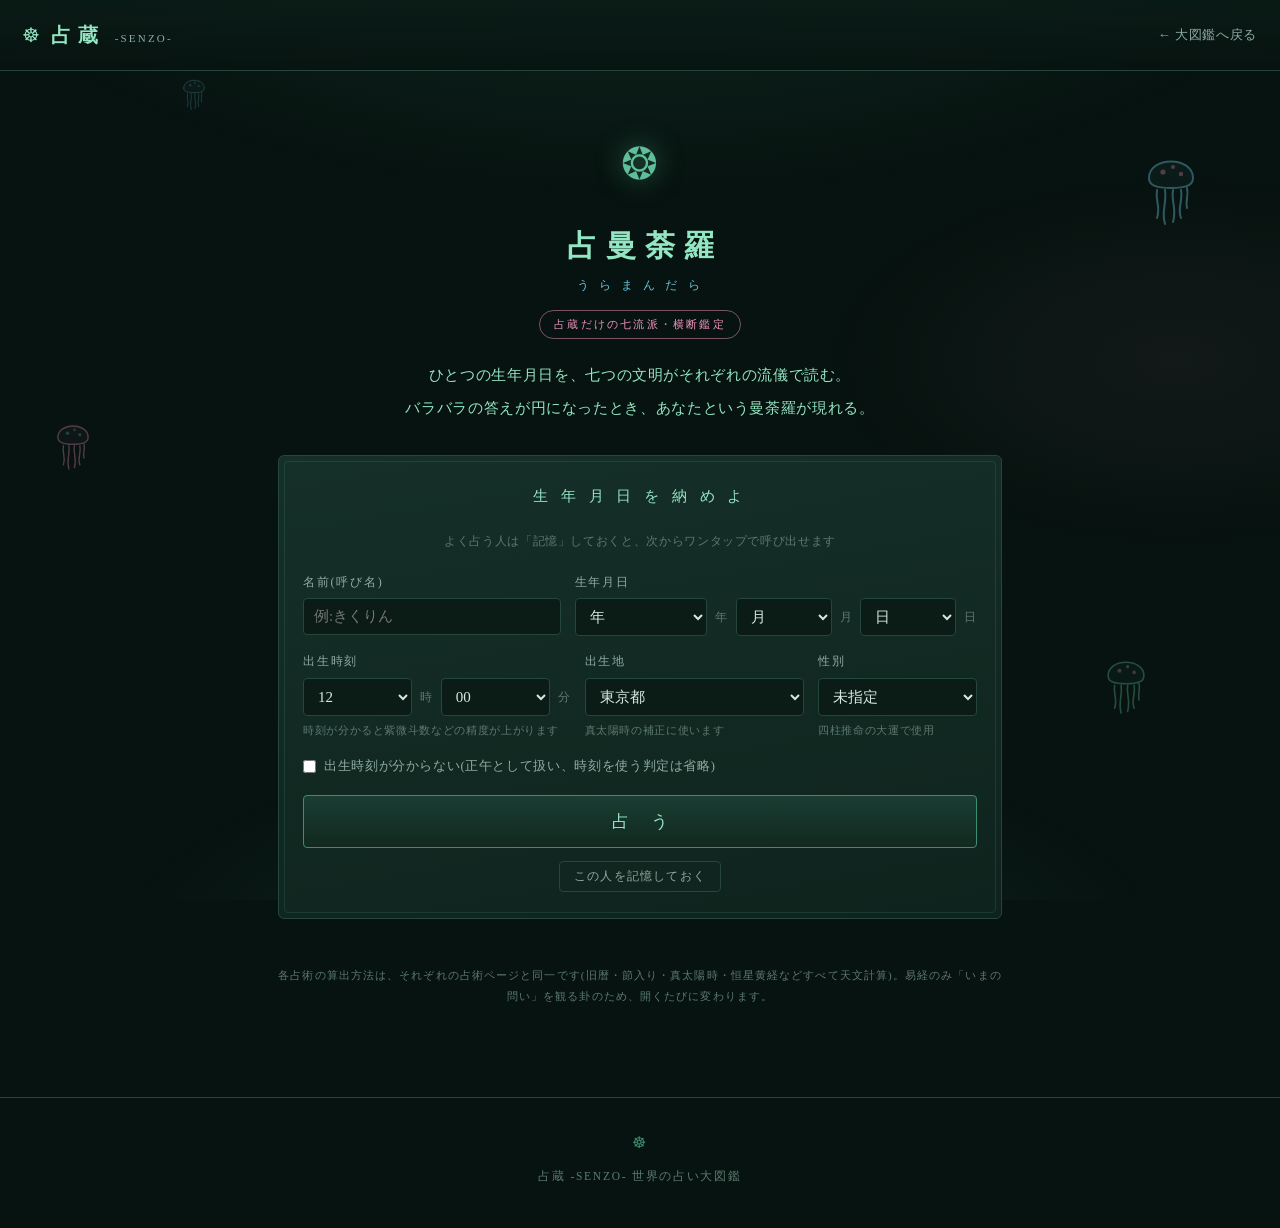
<file: mandala.html>
<!DOCTYPE html>
<html lang="ja">
<head>
<meta charset="UTF-8">
<meta name="viewport" content="width=device-width, initial-scale=1.0">
<title>占曼荼羅 | 占蔵 -SENZO- 世界の占い大図鑑</title>
<meta name="description" content="生年月日をひとつ納めると、宿曜・四柱推命・西洋占星術・マヤ暦・紫微斗数・インド占星術・易経——世界七つの占術が同時にあなたを観る。占蔵だけの横断鑑定。">
<meta http-equiv="Content-Security-Policy" content="default-src 'self'; script-src 'self'; style-src 'self' 'unsafe-inline' https://fonts.googleapis.com; font-src https://fonts.gstatic.com; img-src 'self' data:; connect-src 'self'; object-src 'none'; base-uri 'self'; form-action 'self'">
<meta name="referrer" content="no-referrer">
<meta name="theme-color" content="#0f231d">
<link rel="manifest" href="manifest.webmanifest">
<link rel="icon" href="icons/icon-192.png" type="image/png">
<link rel="apple-touch-icon" href="icons/apple-touch-icon.png">
<link rel="preconnect" href="https://fonts.googleapis.com">
<link href="https://fonts.googleapis.com/css2?family=Shippori+Mincho:wght@400;600;800&display=swap" rel="stylesheet">
<link rel="stylesheet" href="css/style.css">
</head>
<body>

<header class="site-header">
  <a class="brand" href="index.html">
    <span class="mark">☸</span>
    <span class="name">占蔵</span>
    <span class="sub">-SENZO-</span>
  </a>
  <a class="header-back" href="index.html">← 大図鑑へ戻る</a>
</header>

<div class="page-head">
  <div class="glyph">❂</div>
  <h1>占曼荼羅</h1>
  <div class="reading">う ら ま ん だ ら</div>
  <div class="origin-tag">占蔵だけの七流派・横断鑑定</div>
</div>

<main class="container">

  <p class="lead" style="text-align:center; color:var(--gold-bright); line-height:2.2; margin: 10px 0 30px; font-size:15px;">
    ひとつの生年月日を、七つの文明がそれぞれの流儀で読む。<br>
    バラバラの答えが円になったとき、あなたという曼荼羅が現れる。
  </p>

  <div id="form-area"></div>
  <div id="result-area"></div>

  <p class="disclaimer">各占術の算出方法は、それぞれの占術ページと同一です(旧暦・節入り・真太陽時・恒星黄経などすべて天文計算)。易経のみ「いまの問い」を観る卦のため、開くたびに変わります。</p>

</main>

<footer class="site-footer">
  <div class="wheel">☸</div>
  占蔵 -SENZO- 世界の占い大図鑑
</footer>

<script src="js/vendor/astronomy.browser.min.js?v=12"></script>
<script src="js/almanac.js?v=12"></script>
<script src="js/core.js?v=12"></script>
<script src="js/mandala.js?v=12"></script>
</body>
</html>
</file>
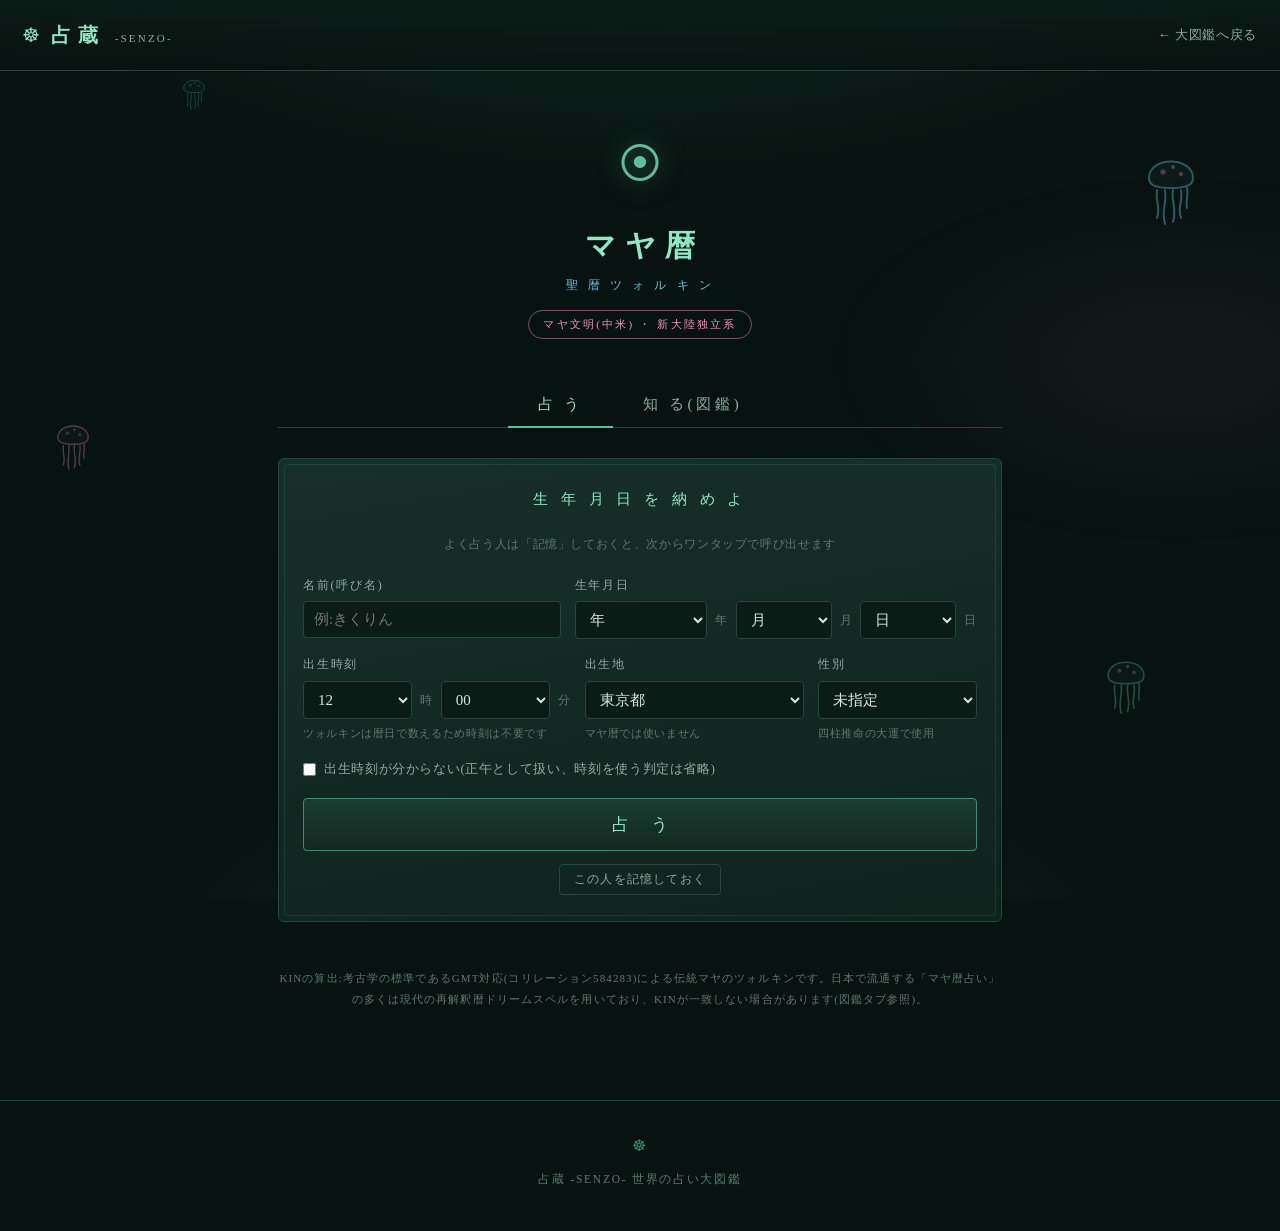
<file: maya.html>
<!DOCTYPE html>
<html lang="ja">
<head>
<meta charset="UTF-8">
<meta name="viewport" content="width=device-width, initial-scale=1.0">
<title>マヤ暦(ツォルキン) | 占蔵 -SENZO- 世界の占い大図鑑</title>
<meta name="description" content="マヤ文明の聖なる260日暦ツォルキン。伝統マヤの標準対応(GMT対応)でKINを正確に算出し、20の紋章と13の音からあなたの刻印を読み解きます。">
<meta http-equiv="Content-Security-Policy" content="default-src 'self'; script-src 'self'; style-src 'self' 'unsafe-inline' https://fonts.googleapis.com; font-src https://fonts.gstatic.com; img-src 'self' data:; connect-src 'self'; object-src 'none'; base-uri 'self'; form-action 'self'">
<meta name="referrer" content="no-referrer">
<meta name="theme-color" content="#0f231d">
<link rel="manifest" href="manifest.webmanifest">
<link rel="icon" href="icons/icon-192.png" type="image/png">
<link rel="apple-touch-icon" href="icons/apple-touch-icon.png">
<link rel="preconnect" href="https://fonts.googleapis.com">
<link href="https://fonts.googleapis.com/css2?family=Shippori+Mincho:wght@400;600;800&display=swap" rel="stylesheet">
<link rel="stylesheet" href="css/style.css">
</head>
<body>

<header class="site-header">
  <a class="brand" href="index.html">
    <span class="mark">☸</span>
    <span class="name">占蔵</span>
    <span class="sub">-SENZO-</span>
  </a>
  <a class="header-back" href="index.html">← 大図鑑へ戻る</a>
</header>

<div class="page-head">
  <div class="glyph">⦿</div>
  <h1>マヤ暦</h1>
  <div class="reading">聖 暦 ツ ォ ル キ ン</div>
  <div class="origin-tag">マヤ文明(中米) ・ 新大陸独立系</div>
</div>

<main class="container">

  <div class="tabs">
    <button class="tab-btn active" data-tab="tab-try">占 う</button>
    <button class="tab-btn" data-tab="tab-know">知 る(図鑑)</button>
  </div>

  <!-- ============ 占う ============ -->
  <section class="tab-panel active" id="tab-try">
    <div id="form-area"></div>
    <div id="result-area"></div>
    <p class="disclaimer">KINの算出:考古学の標準であるGMT対応(コリレーション584283)による伝統マヤのツォルキンです。日本で流通する「マヤ暦占い」の多くは現代の再解釈暦ドリームスペルを用いており、KINが一致しない場合があります(図鑑タブ参照)。</p>
  </section>

  <!-- ============ 知る ============ -->
  <section class="tab-panel zukan" id="tab-know">
    <p class="lead">ピラミッドの民は、二百六十日でめぐる「聖なる時間」を持っていた。<br>その暦に刻まれた誕生日が、あなたのKIN。</p>

    <h2>ツォルキンとは何か</h2>
    <p>ツォルキンは、マヤ文明で用いられた<b>260日周期の聖なる暦</b>です。1から13までの「<b>音(トーン)</b>」と、20の「<b>紋章(太陽の刻印)</b>」の組み合わせで日が数えられ、13×20=260通りの日はそれぞれ固有のエネルギーを持つとされました。あなたが生まれた日のツォルキン上の日付――それが「<b>KIN(キン)</b>」。マヤの人々にとって、生まれたKINはその人の名であり、性質であり、役割でした。</p>
    <p>なぜ260日なのかは謎に包まれています。人の妊娠期間、トウモロコシの生育周期、金星の見える期間……様々な説が語られますが、確かなのは、この暦が三千年近くにわたり中米の人々の時間の背骨だったことです。</p>

    <h2>歴史 ── 旧大陸と交わらなかった、もう一つの系譜</h2>
    <p>この図鑑に収めた占いの多くは、バビロニアやインドや中国で生まれ、交易路を通って互いに影響し合ってきました。しかしマヤ暦だけは違います。<b>ユーラシアの文明と一切接触のないまま</b>、マヤの神官たちは独自に天文学を極め、ヨーロッパより精密な暦を作り上げました。人類は海で隔てられた二つの世界で、それぞれ勝手に「時間から運命を読む」ことを発明したのです――占いという営みの根深さを、これほど雄弁に語る事実はありません。</p>
    <p>16世紀、スペインによる征服で古文書の大半は失われましたが、ツォルキンはグアテマラ高地のマヤ系の人々の間で今も生きて使われています。</p>

    <div class="aside"><b>精度についての正直な注記:</b>マヤ暦とグレゴリオ暦の対応づけ(コリレーション)には諸説ありますが、本図鑑は考古学・現存マヤ共同体の実用と一致する標準<b>GMT対応(584283)</b>を採用しています。なお日本で人気の「マヤ暦占い」の多くは、1990年代にホゼ・アグエイアスが創作した再解釈暦<b>ドリームスペル</b>に基づくため、本図鑑のKINとずれることがあります。本図鑑は「マヤ文明が実際に使った暦」の側に立っています。</div>

    <h2>占いの仕組み</h2>
    <p>誕生日をユリウス通日に直し、マヤの紀元(紀元前3114年8月11日)からの日数を260で割った余りが、あなたのKIN(1〜260)です。KINは「<b>音</b>」(1〜13:その人の役割・リズム)と「<b>紋章</b>」(20種:その人の資質・エネルギー)に分解して読みます。紋章は「イミシュ(原初の水)」から「アハウ(太陽)」まで、自然と宇宙の20の相を表します。</p>

    <h2>ここが面白い</h2>
    <p>260日周期は、365日の一年とわざとずれています。だからツォルキンの同じ日は、季節をめぐりながら約52年でようやく太陽暦と同じ組み合わせに戻ります。マヤの人々はこの52年を人生の一巡りと考えました。<b>誕生から52年目、あなたは暦の上で「生まれ直す」</b>のです。</p>
  </section>

</main>

<footer class="site-footer">
  <div class="wheel">☸</div>
  占蔵 -SENZO- 世界の占い大図鑑
</footer>

<script src="js/vendor/astronomy.browser.min.js?v=12"></script>
<script src="js/almanac.js?v=12"></script>
<script src="js/core.js?v=12"></script>
<script src="js/maya.js?v=12"></script>
</body>
</html>
</file>
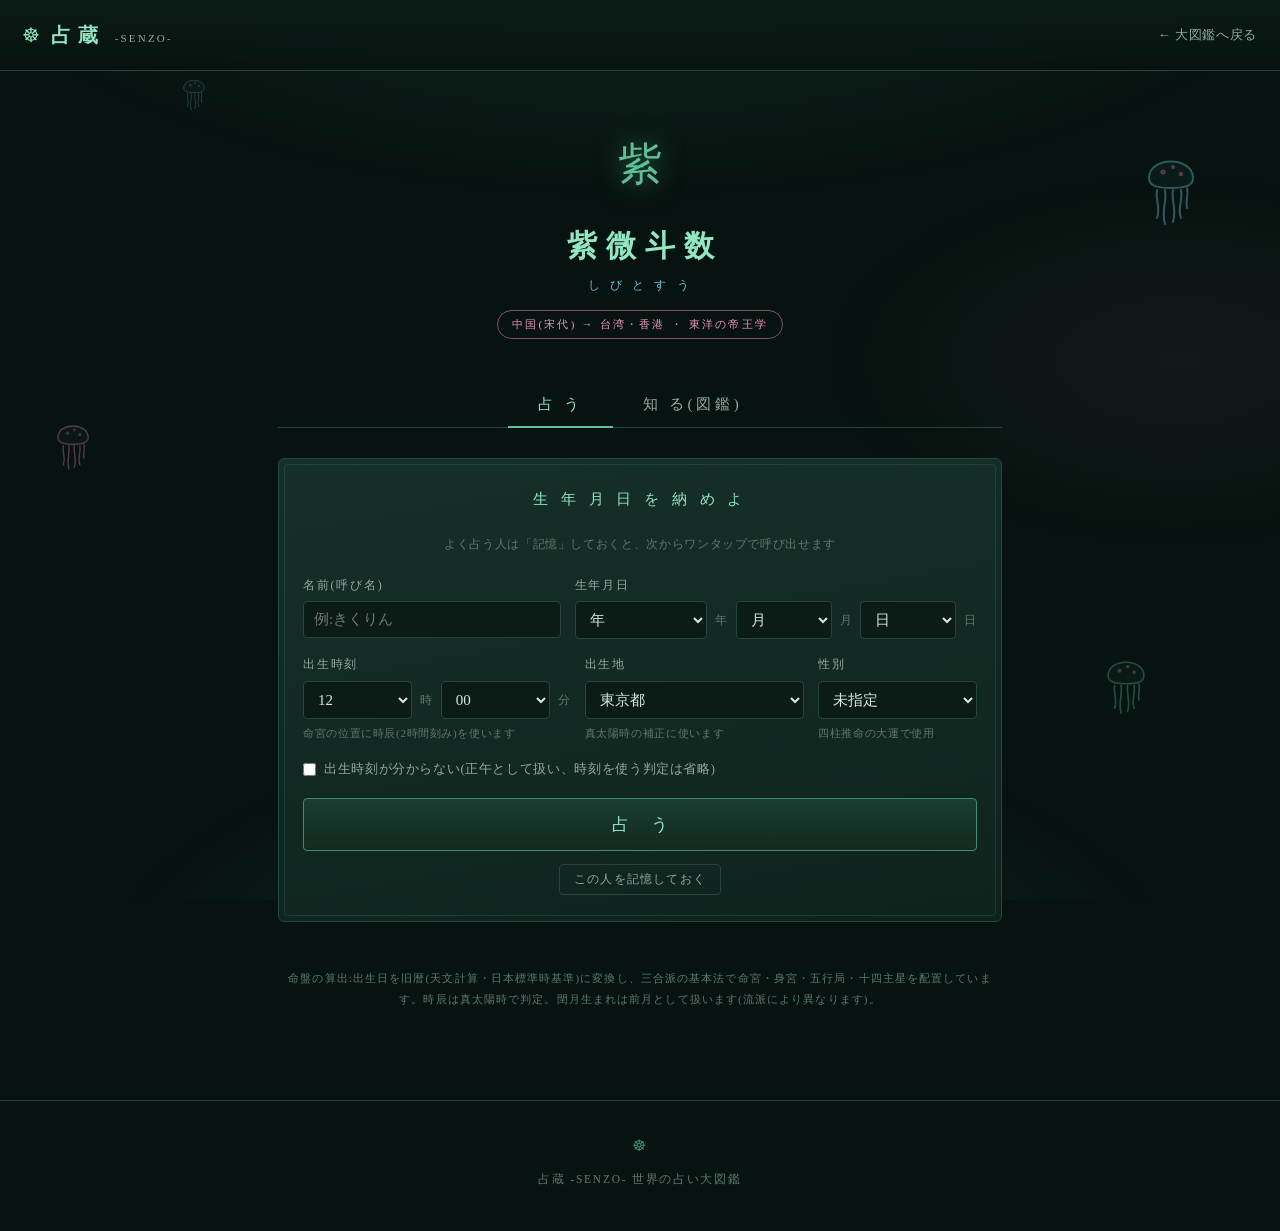
<file: shibi.html>
<!DOCTYPE html>
<html lang="ja">
<head>
<meta charset="UTF-8">
<meta name="viewport" content="width=device-width, initial-scale=1.0">
<title>紫微斗数 | 占蔵 -SENZO- 世界の占い大図鑑</title>
<meta name="description" content="台湾・香港で絶大な人気を誇る紫微斗数。旧暦と時辰から十二宮の命盤を立て、紫微星ほか十四主星があなたの人生の見取り図を描きます。">
<meta http-equiv="Content-Security-Policy" content="default-src 'self'; script-src 'self'; style-src 'self' 'unsafe-inline' https://fonts.googleapis.com; font-src https://fonts.gstatic.com; img-src 'self' data:; connect-src 'self'; object-src 'none'; base-uri 'self'; form-action 'self'">
<meta name="referrer" content="no-referrer">
<meta name="theme-color" content="#0f231d">
<link rel="manifest" href="manifest.webmanifest">
<link rel="icon" href="icons/icon-192.png" type="image/png">
<link rel="apple-touch-icon" href="icons/apple-touch-icon.png">
<link rel="preconnect" href="https://fonts.googleapis.com">
<link href="https://fonts.googleapis.com/css2?family=Shippori+Mincho:wght@400;600;800&display=swap" rel="stylesheet">
<link rel="stylesheet" href="css/style.css">
</head>
<body>

<header class="site-header">
  <a class="brand" href="index.html">
    <span class="mark">☸</span>
    <span class="name">占蔵</span>
    <span class="sub">-SENZO-</span>
  </a>
  <a class="header-back" href="index.html">← 大図鑑へ戻る</a>
</header>

<div class="page-head">
  <div class="glyph">紫</div>
  <h1>紫微斗数</h1>
  <div class="reading">し び と す う</div>
  <div class="origin-tag">中国(宋代) → 台湾・香港 ・ 東洋の帝王学</div>
</div>

<main class="container">

  <div class="tabs">
    <button class="tab-btn active" data-tab="tab-try">占 う</button>
    <button class="tab-btn" data-tab="tab-know">知 る(図鑑)</button>
  </div>

  <!-- ============ 占う ============ -->
  <section class="tab-panel active" id="tab-try">
    <div id="form-area"></div>
    <div id="result-area"></div>
    <p class="disclaimer">命盤の算出:出生日を旧暦(天文計算・日本標準時基準)に変換し、三合派の基本法で命宮・身宮・五行局・十四主星を配置しています。時辰は真太陽時で判定。閏月生まれは前月として扱います(流派により異なります)。</p>
  </section>

  <!-- ============ 知る ============ -->
  <section class="tab-panel zukan" id="tab-know">
    <p class="lead">天の北極に輝く紫微星――皇帝の星。<br>百余の星を十二の宮に配し、人生の見取り図を描く東洋の帝王学。</p>

    <h2>紫微斗数とは何か</h2>
    <p>紫微斗数は、生まれた日時から「<b>命盤(めいばん)</b>」という人生の見取り図を作る中国の占星術です。盤は十二の「<b>宮</b>」――命宮・夫妻宮・財帛宮・官禄宮など人生の十二の領域――に分かれ、そこに<b>紫微星</b>を筆頭とする星々を配置します。どの宮にどの星が入るかで、性格から結婚、仕事、財運まで、人生の各領域を面で読めるのが最大の特徴です。</p>
    <p>主役となる星は<b>十四主星</b>。北天の帝王・紫微星、行動の将軍・七殺星、夢見る桃花の貪狼星……星の一つひとつが強烈な個性を持ったキャラクターであり、あなたの命宮に入った星が「あなたという物語の主人公」になります。</p>

    <h2>歴史 ── 皇帝の星の学問</h2>
    <p>成立は宋代(10〜13世紀)と伝えられ、仙人・<b>陳希夷(ちんきい)</b>の創始とする伝承があります。名前の由来は、天の北極に位置する紫微垣――北極星を中心とする「天帝の宮殿」です。動かぬ北極星を帝と見立て、その周囲を巡る星々で世界を写し取る発想は、皇帝を中心とした中国の世界観そのものでした。</p>
    <p>長らく門外不出に近い秘伝でしたが、20世紀後半に台湾・香港で爆発的に普及し、いまや東アジアでは<b>四柱推命と人気を二分する「二大命術」</b>。台湾では書店に紫微斗数の棚が丸ごとあるほどの国民的占いです。日本ではまだ知る人ぞ知る存在――この図鑑の「蔵出し」にふさわしい大物です。</p>

    <h2>占いの仕組み</h2>
    <p>紫微斗数は<b>旧暦</b>で占います。手順はおおまかに:</p>
    <table>
      <tr><th>1</th><td>生まれの旧暦月と時辰(2時間刻みの十二支の時刻)から<b>命宮</b>の位置を定める</td></tr>
      <tr><th>2</th><td>命宮の干支から<b>五行局</b>(水二局・木三局・金四局・土五局・火六局)を求める</td></tr>
      <tr><th>3</th><td>五行局と旧暦の生まれ日から<b>紫微星</b>の位置を定める</td></tr>
      <tr><th>4</th><td>紫微星を起点に、十四主星が定位置に連なって配置される</td></tr>
    </table>
    <p>命宮に星がない「空宮」の場合は、向かいの宮(対宮)の星を借りて読みます。これも紫微斗数の醍醐味の一つです。</p>

    <div class="aside"><b>四柱推命との違い:</b>同じ「生まれた日時で占う中国の命術」でも、四柱推命が八文字の五行の<b>気の配合</b>を読む化学だとすれば、紫微斗数は十二宮に星を並べた<b>人生の地図</b>を読む地理学。四柱が「あなたはどんな気質の人か」に強く、紫微は「人生のどの領域で何が起こりやすいか」に強い、と言われます。両方立てて見比べるのが本場流です。</div>

    <h2>ここが面白い</h2>
    <p>西洋占星術が実際の天体の位置を計算するのに対し、紫微斗数の星の多くは実在の星ではなく、<b>暦から生まれる「仮想の星」</b>です。それなのに――いや、だからこそ――純粋に論理だけで組み上がった精密機械のような美しさがあります。実際の空を見上げる占星術と、頭の中に星空を組み立てる紫微斗数。人類は二通りのやり方で星に運命を託したのです。</p>
  </section>

</main>

<footer class="site-footer">
  <div class="wheel">☸</div>
  占蔵 -SENZO- 世界の占い大図鑑
</footer>

<script src="js/vendor/astronomy.browser.min.js?v=12"></script>
<script src="js/almanac.js?v=12"></script>
<script src="js/core.js?v=12"></script>
<script src="js/shibi.js?v=12"></script>
</body>
</html>
</file>
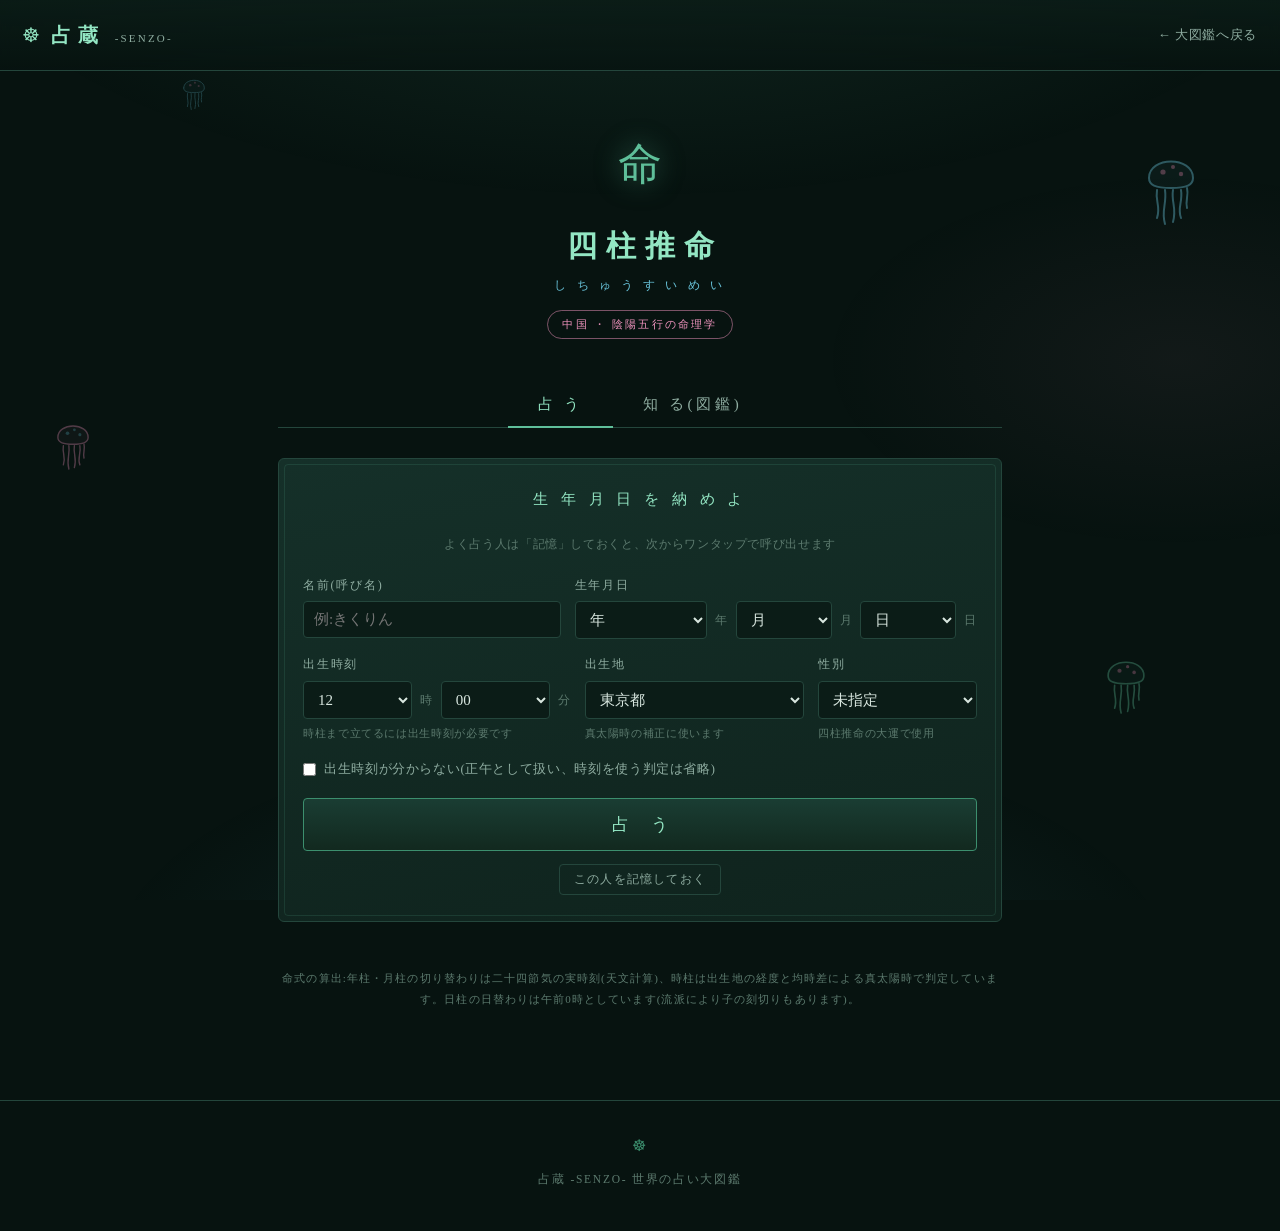
<file: shichusuimei.html>
<!DOCTYPE html>
<html lang="ja">
<head>
<meta charset="UTF-8">
<meta name="viewport" content="width=device-width, initial-scale=1.0">
<title>四柱推命 | 占蔵 -SENZO- 世界の占い大図鑑</title>
<meta name="description" content="占いの帝王・四柱推命。節入り時刻の天文計算と真太陽時補正で、正確な命式(年柱・月柱・日柱・時柱)を立て、日主から宿命を読み解きます。">
<meta http-equiv="Content-Security-Policy" content="default-src 'self'; script-src 'self'; style-src 'self' 'unsafe-inline' https://fonts.googleapis.com; font-src https://fonts.gstatic.com; img-src 'self' data:; connect-src 'self'; object-src 'none'; base-uri 'self'; form-action 'self'">
<meta name="referrer" content="no-referrer">
<meta name="theme-color" content="#0f231d">
<link rel="manifest" href="manifest.webmanifest">
<link rel="icon" href="icons/icon-192.png" type="image/png">
<link rel="apple-touch-icon" href="icons/apple-touch-icon.png">
<link rel="preconnect" href="https://fonts.googleapis.com">
<link href="https://fonts.googleapis.com/css2?family=Shippori+Mincho:wght@400;600;800&display=swap" rel="stylesheet">
<link rel="stylesheet" href="css/style.css">
</head>
<body>

<header class="site-header">
  <a class="brand" href="index.html">
    <span class="mark">☸</span>
    <span class="name">占蔵</span>
    <span class="sub">-SENZO-</span>
  </a>
  <a class="header-back" href="index.html">← 大図鑑へ戻る</a>
</header>

<div class="page-head">
  <div class="glyph">命</div>
  <h1>四柱推命</h1>
  <div class="reading">し ち ゅ う す い め い</div>
  <div class="origin-tag">中国 ・ 陰陽五行の命理学</div>
</div>

<main class="container">

  <div class="tabs">
    <button class="tab-btn active" data-tab="tab-try">占 う</button>
    <button class="tab-btn" data-tab="tab-know">知 る(図鑑)</button>
  </div>

  <!-- ============ 占う ============ -->
  <section class="tab-panel active" id="tab-try">
    <div id="form-area"></div>
    <div id="result-area"></div>
    <p class="disclaimer">命式の算出:年柱・月柱の切り替わりは二十四節気の実時刻(天文計算)、時柱は出生地の経度と均時差による真太陽時で判定しています。日柱の日替わりは午前0時としています(流派により子の刻切りもあります)。</p>
  </section>

  <!-- ============ 知る ============ -->
  <section class="tab-panel zukan" id="tab-know">
    <p class="lead">生まれた年、月、日、時。<br>四つの柱に刻まれた干支が、あなたという運命の設計図。</p>

    <h2>四柱推命とは何か</h2>
    <p>四柱推命は、生まれた<b>年・月・日・時</b>の四つを「柱」と見立て、それぞれに干支(かんし)を立てて運命を推し量る、中国生まれの命理学です。的中の鋭さから「<b>占いの帝王</b>」の異名を持ち、東アジアでは千年以上にわたり人生の指針とされてきました。</p>
    <p>土台にあるのは<b>陰陽五行説</b>――万物は「木・火・土・金・水」の五つの気で成り立ち、互いに生かし合い(相生)、抑え合う(相剋)という世界観です。八つの文字(四柱×干支二文字)に宿る五行の巡りから、その人の性質・才能・運の流れを読み解きます。</p>

    <h2>歴史 ── 千年の洗練</h2>
    <p>源流は唐代に遡り、宋代の徐子平(じょしへい)が「日の干」を主役とする現在の形に大成したと伝えられます。このため四柱推命は「子平(しへい)」とも呼ばれます。以後、明清の時代に理論が磨き上げられ、江戸時代に日本へ伝わりました。「四柱推命」という呼び名は実は日本での通称で、本場中国では「八字(パーツー)」――八つの文字――と呼ばれています。</p>

    <h2>占いの仕組み</h2>
    <p>要となるのは、日柱の干=<b>日主(にっしゅ)</b>。これがあなた自身を表す文字です。日主は十干(じっかん)のいずれかで、それぞれ自然の姿になぞらえられます。</p>
    <table>
      <tr><th>日主</th><td>甲</td><td>乙</td><td>丙</td><td>丁</td><td>戊</td><td>己</td><td>庚</td><td>辛</td><td>壬</td><td>癸</td></tr>
      <tr><th>象意</th><td>大樹</td><td>草花</td><td>太陽</td><td>灯火</td><td>山岳</td><td>田畑</td><td>鋼鉄</td><td>宝石</td><td>大河</td><td>雨露</td></tr>
    </table>
    <p>さらに、日主と他の柱の干との関係から<b>通変星(つうへんせい)</b>――比肩・食神・正財・正官・印綬など――を導き、才能や対人の質を読みます。</p>

    <div class="aside"><b>「精度」の見せ場:</b>四柱推命の月の切り替わりは、カレンダーの一日ではなく<b>二十四節気の「節入り」の瞬間</b>です。たとえば2月4日生まれでも、立春の時刻より前なら前年の生まれとして扱われます。また時柱は、出生地の経度によって太陽の南中がずれるため<b>真太陽時</b>への補正が必要です。本図鑑はどちらも天文計算で正確に判定しています――ここが手を抜いた占いサイトとの分かれ目です。</div>

    <h2>ここが面白い</h2>
    <p>西洋占星術が天空の星の配置を読むのに対し、四柱推命は<b>暦そのものに宿る気</b>を読みます。星を見上げる占いと、時間の質を読む占い――アプローチはまるで違うのに、どちらも「生まれた瞬間がその人を刻印する」という同じ直感に立っているのが不思議なところです。</p>
  </section>

</main>

<footer class="site-footer">
  <div class="wheel">☸</div>
  占蔵 -SENZO- 世界の占い大図鑑
</footer>

<script src="js/vendor/astronomy.browser.min.js?v=12"></script>
<script src="js/almanac.js?v=12"></script>
<script src="js/core.js?v=12"></script>
<script src="js/shichu.js?v=12"></script>
</body>
</html>
</file>
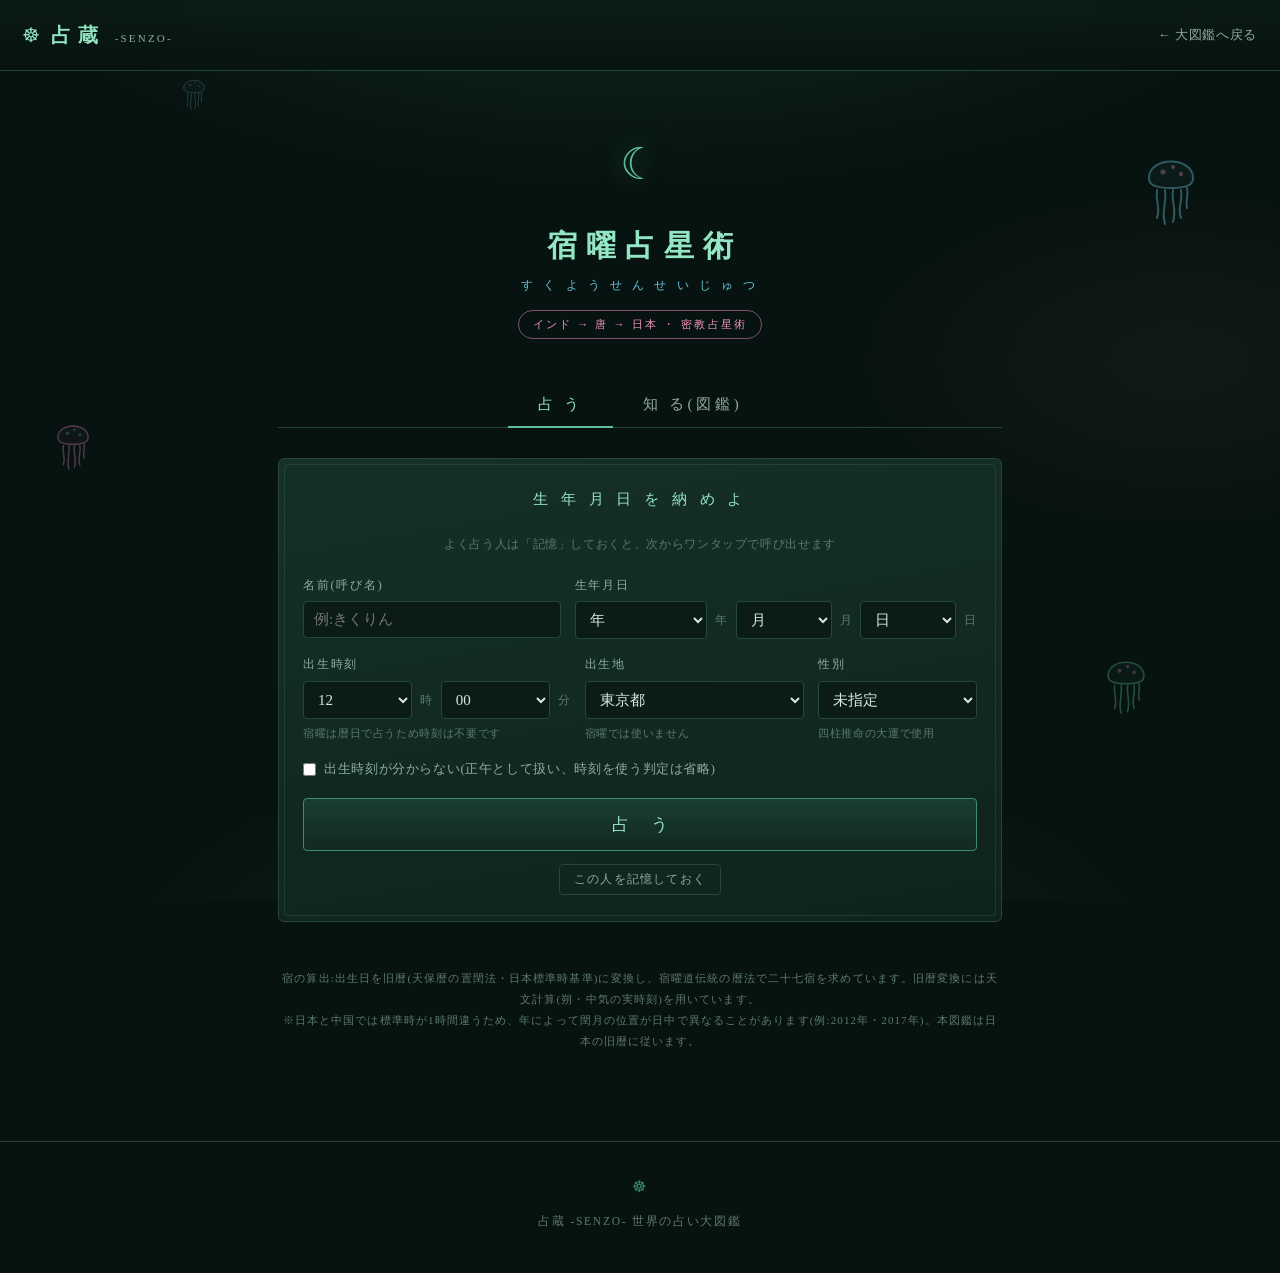
<file: sukuyo.html>
<!DOCTYPE html>
<html lang="ja">
<head>
<meta charset="UTF-8">
<meta name="viewport" content="width=device-width, initial-scale=1.0">
<title>宿曜占星術 | 占蔵 -SENZO- 世界の占い大図鑑</title>
<meta name="description" content="空海が唐から持ち帰った密教の占星術・宿曜。旧暦を天文計算で正確に求め、あなたの本命宿(二十七宿)と今日の運気を鑑定します。">
<meta http-equiv="Content-Security-Policy" content="default-src 'self'; script-src 'self'; style-src 'self' 'unsafe-inline' https://fonts.googleapis.com; font-src https://fonts.gstatic.com; img-src 'self' data:; connect-src 'self'; object-src 'none'; base-uri 'self'; form-action 'self'">
<meta name="referrer" content="no-referrer">
<meta name="theme-color" content="#0f231d">
<link rel="manifest" href="manifest.webmanifest">
<link rel="icon" href="icons/icon-192.png" type="image/png">
<link rel="apple-touch-icon" href="icons/apple-touch-icon.png">
<link rel="preconnect" href="https://fonts.googleapis.com">
<link href="https://fonts.googleapis.com/css2?family=Shippori+Mincho:wght@400;600;800&display=swap" rel="stylesheet">
<link rel="stylesheet" href="css/style.css">
</head>
<body>

<header class="site-header">
  <a class="brand" href="index.html">
    <span class="mark">☸</span>
    <span class="name">占蔵</span>
    <span class="sub">-SENZO-</span>
  </a>
  <a class="header-back" href="index.html">← 大図鑑へ戻る</a>
</header>

<div class="page-head">
  <div class="glyph">☾</div>
  <h1>宿曜占星術</h1>
  <div class="reading">す く よ う せ ん せ い じ ゅ つ</div>
  <div class="origin-tag">インド → 唐 → 日本 ・ 密教占星術</div>
</div>

<main class="container">

  <div class="tabs">
    <button class="tab-btn active" data-tab="tab-try">占 う</button>
    <button class="tab-btn" data-tab="tab-know">知 る(図鑑)</button>
  </div>

  <!-- ============ 占う ============ -->
  <section class="tab-panel active" id="tab-try">
    <div id="form-area"></div>
    <div id="result-area"></div>
    <p class="disclaimer">宿の算出:出生日を旧暦(天保暦の置閏法・日本標準時基準)に変換し、宿曜道伝統の暦法で二十七宿を求めています。旧暦変換には天文計算(朔・中気の実時刻)を用いています。<br>※日本と中国では標準時が1時間違うため、年によって閏月の位置が日中で異なることがあります(例:2012年・2017年)。本図鑑は日本の旧暦に従います。</p>
  </section>

  <!-- ============ 知る ============ -->
  <section class="tab-panel zukan" id="tab-know">
    <p class="lead">それは、文殊菩薩に託された星の教え。<br>仏教とともに海を渡り、千二百年前の日本に届いた占星術。</p>

    <h2>宿曜とは何か</h2>
    <p>宿曜占星術は、密教経典『<b>宿曜経</b>』にもとづく占星術です。正式な経題は「文殊師利菩薩及諸仙所説吉凶時日善悪宿曜経」――<b>文殊菩薩と仙人たちが説いた、日々の吉凶と星の経典</b>という意味です。生まれた日に月が宿っていた星宿(せいしゅく)=「宿」によって、その人の本性・才能・対人の縁を読み解きます。</p>
    <p>使うのは、天の赤道帯を二十七に区切った「<b>二十七宿</b>」。昴(すばる)や参(オリオン)など、実在の星々に由来する区分です。あなたが生まれた日の宿を「<b>本命宿(ほんみょうしゅく)</b>」と呼び、これが生涯変わらないあなたの星となります。</p>

    <h2>旅する占星術 ── インドから空海の手へ</h2>
    <p>宿曜のふるさとは古代インド。月が約27日で天を一周することから生まれた「ナクシャトラ(二十七宿)」の思想が源流です。これが仏教に取り込まれ、経典として唐へ渡り、不空三蔵によって漢訳されました(759年)。</p>
    <p>そして806年、唐で密教を学んだ<b>空海(弘法大師)</b>が、多くの経典とともに『宿曜経』を日本へ持ち帰ります。平安時代には「<b>宿曜道</b>」として陰陽道と並び立つ占いの流派となり、貴族たちは我が子の宿を調べ、婚姻や政の吉凶を宿曜師に問いました。『源氏物語』にも、光源氏の運命を「宿曜の賢き道の人」が予言する場面が登場します。</p>
    <p>その後、宿曜道は歴史の波に呑まれて一度衰えますが、江戸時代に暦学とともに再興され、現代に伝わっています。</p>

    <div class="aside"><b>俗説の余白:</b>「あまりに的中するため、時の権力者が宿曜を禁じた」という伝説が語られることがあります。史料で裏づけられた話ではなく、あくまで<b>伝承</b>ですが、それほどに恐れられた占いだった――という物語とともに愛されてきました。</div>

    <h2>占いの仕組み</h2>
    <p>宿曜道の伝統では、宿は<b>旧暦(太陰太陽暦)の月日</b>から求めます。各月の一日(朔日)に割り当てられた宿から、日を追うごとに二十七宿を一つずつ進めていく方法です。たとえば旧暦一月一日は室宿、二日は壁宿……という具合です。</p>
    <table>
      <tr><th>旧暦月</th><td>1月</td><td>2月</td><td>3月</td><td>4月</td><td>5月</td><td>6月</td><td>7月</td><td>8月</td><td>9月</td><td>10月</td><td>11月</td><td>12月</td></tr>
      <tr><th>朔日の宿</th><td>室</td><td>奎</td><td>胃</td><td>畢</td><td>参</td><td>鬼</td><td>張</td><td>角</td><td>氐</td><td>心</td><td>斗</td><td>虚</td></tr>
    </table>
    <p>この方法のためには正確な旧暦が必要です。本図鑑では、新月(朔)と中気の実際の時刻を天文計算し、天保暦の置閏法(閏月の決め方)に従って旧暦を求めています。</p>
    <div class="aside"><b>精度についての正直な注記:</b>宿の求め方には二つの流儀があります。①旧暦の暦日から求める<b>暦法</b>(宿曜道の伝統。本図鑑が採用)、②実際の月の位置から宿を求める<b>天文法</b>(インド占星術の流儀)。両者は日によって一宿前後ずれることがあります。どちらが「正しい」ではなく、流派の違いです。</div>

    <h2>三九の秘法 ── 相性と日々の運気</h2>
    <p>宿曜の真骨頂は、二十七宿どうしの関係を読む「<b>三九(さんく)の秘法</b>」。自分の本命宿から数えて何番目の宿かによって、<b>命・栄・衰・安・危・成・壊・友・親</b>(と深層の業・胎)の関係が定まります。これを人に当てはめれば相性、日に当てはめれば日々の運気になります。「占う」タブでは、本命宿とあわせて今日の運気も鑑定します。</p>

    <h2>ここが面白い</h2>
    <p>西洋占星術が「太陽」を軸にするのに対し、宿曜は「<b>月</b>」を軸にします。太陽が社会に見せる顔なら、月は心の内側。宿曜が「本性を暴く」と言われるのはこのためかもしれません。そして二十七宿の源流はインドのナクシャトラ――つまり宿曜は、<b>西洋占星術といとこ関係にある東洋の月の占星術</b>なのです。系譜マップでその旅路をたどってみてください。</p>
  </section>

</main>

<footer class="site-footer">
  <div class="wheel">☸</div>
  占蔵 -SENZO- 世界の占い大図鑑
</footer>

<script src="js/vendor/astronomy.browser.min.js?v=12"></script>
<script src="js/almanac.js?v=12"></script>
<script src="js/core.js?v=12"></script>
<script src="js/sukuyo.js?v=12"></script>
</body>
</html>
</file>
<file: css/style.css>
/* ============================================================
   占蔵 -SENZO- 世界の占い大図鑑
   深緑×翡翠×水色×蓮 / 仏教チック・ミステリアス デザインシステム
   ============================================================ */

:root {
  --ink: #071310;            /* 最深部の黒(漆黒) */
  --ink-2: #0b1c17;          /* 面の黒 */
  --panel: #0f231d;          /* パネル */
  --panel-2: #153029;        /* パネル明 */
  --line: #24463c;           /* 罫線 */
  --gold: #5fbf9a;           /* 金 */
  --gold-bright: #93e6c3;    /* 金(明) */
  --gold-dim: #3c8f6e;       /* 金(暗) */
  --shu: #c2618f;            /* 朱 */
  --shu-bright: #ef93bd;
  --murasaki: #69c3da;       /* 藤紫 */
  --text: #d8e6df;           /* 生成り文字色 */
  --text-dim: #8fada1;
  --text-faint: #5c7a6e;
  --serif: "Shippori Mincho", "Hiragino Mincho ProN", "Yu Mincho", "YuMincho", serif;
}

* { margin: 0; padding: 0; box-sizing: border-box; }

html { -webkit-text-size-adjust: 100%; }

body {
  background: var(--ink);
  color: var(--text);
  font-family: var(--serif);
  line-height: 1.9;
  letter-spacing: 0.04em;
  min-height: 100vh;
  position: relative;
}

/* 背景の曼荼羅光背 */
body::before {
  content: "";
  position: fixed;
  inset: 0;
  background:
    radial-gradient(ellipse 90% 55% at 50% -12%, rgba(95,191,154,0.13), transparent 62%),
    radial-gradient(ellipse 65% 42% at 50% 108%, rgba(105,195,218,0.10), transparent 65%),
    radial-gradient(ellipse 40% 30% at 92% 40%, rgba(239,147,189,0.05), transparent 70%);
  pointer-events: none;
  z-index: 0;
}

main, footer.site-footer { position: relative; z-index: 1; }

a { color: var(--gold-bright); text-decoration: none; }
a:hover { color: #c6f5e0; }

/* ---------- ヘッダー ---------- */
.site-header {
  display: flex;
  align-items: center;
  justify-content: space-between;
  padding: 16px 22px;
  border-bottom: 1px solid var(--line);
  background: linear-gradient(180deg, rgba(11,28,23,0.9), rgba(7,19,16,0.75));
  backdrop-filter: blur(6px);
  position: sticky;
  top: 0;
  z-index: 50;
}
.brand {
  display: flex; align-items: baseline; gap: 10px;
  color: var(--gold-bright);
}
.brand .mark { font-size: 20px; }
.brand .name { font-size: 20px; font-weight: 600; letter-spacing: 0.35em; }
.brand .sub { font-size: 11px; color: var(--text-dim); letter-spacing: 0.2em; }
.header-back {
  display: flex;
  align-items: center;
  gap: 5px;
  font-size: 13px;
  color: var(--text-dim);
  padding: 8px 14px;
  margin: -8px -14px;
  border-radius: 999px;
  border: 1px solid transparent;
  transition: color 0.25s, border-color 0.25s, background 0.25s;
}
.header-back:hover, .header-back:active {
  color: var(--gold-bright);
  border-color: var(--gold-dim);
  background: rgba(95,191,154,0.08);
}

/* ---------- 汎用レイアウト ---------- */
.container { max-width: 760px; margin: 0 auto; padding: 0 18px 90px; }
.container-wide { max-width: 980px; margin: 0 auto; padding: 0 18px 90px; }

.section-title {
  text-align: center;
  color: var(--gold-bright);
  font-size: 22px;
  letter-spacing: 0.3em;
  margin: 64px 0 8px;
  font-weight: 600;
}
.section-title-note {
  text-align: center;
  color: var(--text-faint);
  font-size: 12px;
  letter-spacing: 0.15em;
  margin-bottom: 30px;
}

/* 金の飾り罫 */
.ornament {
  display: flex; align-items: center; justify-content: center; gap: 12px;
  color: var(--gold-dim); margin: 10px 0 26px; font-size: 12px;
}
.ornament::before, .ornament::after {
  content: "";
  height: 1px; width: 90px;
  background: linear-gradient(90deg, transparent, var(--gold-dim));
}
.ornament::after { background: linear-gradient(90deg, var(--gold-dim), transparent); }

/* ---------- トップ:ヒーロー ---------- */
.hero {
  text-align: center;
  padding: 84px 16px 40px;
  position: relative;
  overflow: hidden;
}
.hero .enso {
  width: 300px; height: 300px;
  position: absolute; left: 50%; top: 46%;
  transform: translate(-50%, -50%);
  opacity: 0.5;
  pointer-events: none;
  animation: slowspin 240s linear infinite;
}
@keyframes slowspin { to { transform: translate(-50%, -50%) rotate(360deg); } }
.hero h1 {
  font-size: 46px;
  letter-spacing: 0.5em;
  text-indent: 0.5em;
  color: var(--gold-bright);
  font-weight: 600;
  text-shadow: 0 0 34px rgba(95,191,154,0.35);
  position: relative;
}
.hero .romaji {
  font-size: 12px; letter-spacing: 0.6em; color: var(--murasaki); margin-top: 6px;
  position: relative;
}
.hero .tagline {
  margin-top: 26px; font-size: 15px; color: var(--text);
  position: relative;
}
.hero .tagline-sub {
  margin-top: 8px; font-size: 12.5px; color: var(--text-dim);
  position: relative;
}

/* ---------- 占術カード ---------- */
.card-grid {
  display: grid;
  grid-template-columns: repeat(auto-fill, minmax(300px, 1fr));
  gap: 18px;
}
.divination-card {
  display: block;
  position: relative;
  background: linear-gradient(160deg, var(--panel-2), var(--panel) 60%);
  border: 1px solid var(--line);
  border-radius: 6px;
  padding: 24px 22px 20px;
  color: var(--text);
  transition: border-color 0.3s, transform 0.3s, box-shadow 0.3s;
  overflow: hidden;
}
.divination-card::before {
  content: "";
  position: absolute; inset: 5px;
  border: 1px solid rgba(95,191,154,0.16);
  border-radius: 4px;
  pointer-events: none;
}
.divination-card:hover {
  border-color: var(--gold-dim);
  transform: translateY(-3px);
  box-shadow: 0 14px 40px rgba(0,0,0,0.5), 0 0 24px rgba(95,191,154,0.08);
  color: var(--text);
}
.divination-card .glyph {
  font-size: 30px; color: var(--gold); line-height: 1;
  margin-bottom: 12px;
  text-shadow: 0 0 18px rgba(95,191,154,0.45);
}
.divination-card h3 {
  font-size: 19px; color: var(--gold-bright); letter-spacing: 0.12em; font-weight: 600;
}
.divination-card .origin {
  font-size: 11px; color: var(--shu-bright); letter-spacing: 0.18em; margin: 2px 0 10px;
}
.divination-card p {
  font-size: 13px; color: var(--text-dim); line-height: 1.8;
}
.divination-card .enter {
  margin-top: 14px; font-size: 12px; color: var(--gold-dim); letter-spacing: 0.2em;
}
.divination-card.mandala-banner {
  grid-column: 1 / -1;
  text-align: center;
  border-color: var(--gold-dim);
  background:
    radial-gradient(ellipse 60% 90% at 50% 50%, rgba(95,191,154,0.10), transparent 75%),
    linear-gradient(160deg, var(--panel-2), var(--panel) 60%);
}
.divination-card.mandala-banner .glyph { font-size: 36px; }
.divination-card.mandala-banner p { max-width: 560px; margin: 0 auto; }
.divination-card.locked { opacity: 0.45; pointer-events: none; }
.divination-card.locked .enter { color: var(--text-faint); }

/* ---------- 系譜マップ ---------- */
.map-wrap {
  background: linear-gradient(180deg, var(--panel), var(--ink-2));
  border: 1px solid var(--line);
  border-radius: 6px;
  padding: 10px 6px;
  overflow-x: auto;
}
.map-wrap svg { display: block; min-width: 660px; margin: 0 auto; }
.map-wrap { scrollbar-color: var(--gold-dim) var(--ink-2); scrollbar-width: thin; }
.map-wrap::-webkit-scrollbar { height: 8px; }
.map-wrap::-webkit-scrollbar-track { background: var(--ink-2); }
.map-wrap::-webkit-scrollbar-thumb { background: var(--gold-dim); border-radius: 4px; }
.map-note { font-size: 12px; color: var(--text-faint); text-align: center; margin-top: 10px; }

/* ---------- 占術ページ共通 ---------- */
.page-head { text-align: center; padding: 52px 16px 10px; }
.page-head .glyph { font-size: 44px; color: var(--gold); text-shadow: 0 0 26px rgba(95,191,154,0.5); }
.page-head h1 { font-size: 30px; color: var(--gold-bright); letter-spacing: 0.3em; text-indent: 0.3em; margin-top: 10px; font-weight: 600; }
.page-head .reading { font-size: 12px; color: var(--murasaki); letter-spacing: 0.3em; }
.page-head .origin-tag {
  display: inline-block; margin-top: 14px;
  font-size: 11px; color: var(--shu-bright);
  border: 1px solid rgba(239,147,189,0.5); border-radius: 999px;
  padding: 3px 14px; letter-spacing: 0.2em;
}

/* タブ */
.tabs {
  display: flex; justify-content: center; gap: 0;
  margin: 34px 0 30px;
  border-bottom: 1px solid var(--line);
}
.tab-btn {
  background: none; border: none; cursor: pointer;
  font-family: var(--serif);
  font-size: 15px; letter-spacing: 0.25em;
  color: var(--text-dim);
  padding: 12px 30px;
  border-bottom: 2px solid transparent;
  margin-bottom: -1px;
  transition: color 0.25s, border-color 0.25s;
}
.tab-btn:hover { color: var(--gold-bright); }
.tab-btn.active { color: var(--gold-bright); border-bottom-color: var(--gold); }
.tab-panel { display: none; animation: fadein 0.5s ease; }
.tab-panel.active { display: block; }
@keyframes fadein { from { opacity: 0; transform: translateY(8px); } to { opacity: 1; transform: none; } }

/* 図鑑(知る)側 */
.zukan h2 {
  color: var(--gold-bright); font-size: 18px; letter-spacing: 0.2em;
  margin: 42px 0 14px; font-weight: 600;
  padding-left: 12px;
  border-left: 3px solid var(--gold-dim);
}
.zukan p { margin-bottom: 16px; font-size: 14.5px; }
.zukan .lead {
  font-size: 15.5px; color: var(--gold-bright);
  text-align: center; margin: 26px 0 34px; line-height: 2.2;
}
.zukan table { width: 100%; border-collapse: collapse; font-size: 13px; margin: 14px 0 22px; }
.zukan th, .zukan td { border: 1px solid var(--line); padding: 8px 10px; text-align: left; }
.zukan th { background: var(--panel-2); color: var(--gold-bright); font-weight: 600; white-space: nowrap; }
.zukan .aside {
  background: var(--panel);
  border: 1px solid var(--line);
  border-left: 3px solid var(--shu);
  border-radius: 4px;
  padding: 14px 18px;
  font-size: 13px; color: var(--text-dim);
  margin: 20px 0;
}
.zukan .aside b { color: var(--shu-bright); }

/* ---------- 入力フォーム ---------- */
.form-panel {
  background: linear-gradient(170deg, var(--panel-2), var(--panel));
  border: 1px solid var(--line);
  border-radius: 6px;
  padding: 26px 24px;
  position: relative;
}
.form-panel::before {
  content: "";
  position: absolute; inset: 5px;
  border: 1px solid rgba(95,191,154,0.14);
  border-radius: 4px;
  pointer-events: none;
}
.form-title { text-align: center; color: var(--gold-bright); letter-spacing: 0.3em; font-size: 15px; margin-bottom: 20px; }
.profile-chips { display: flex; flex-wrap: wrap; gap: 8px; justify-content: center; margin-bottom: 18px; position: relative; z-index: 1; }
.chip {
  font-family: var(--serif);
  background: var(--ink-2); color: var(--text-dim);
  border: 1px solid var(--line); border-radius: 999px;
  font-size: 12.5px; padding: 5px 16px; cursor: pointer;
  letter-spacing: 0.1em;
  transition: all 0.25s;
}
.chip:hover, .chip.active { color: var(--gold-bright); border-color: var(--gold-dim); }
.chip .x { margin-left: 6px; color: var(--text-faint); }
.field-row { display: flex; flex-wrap: wrap; gap: 14px; margin-bottom: 14px; position: relative; z-index: 1; }
.field { flex: 1 1 150px; }
.field label { display: block; font-size: 12px; color: var(--text-dim); letter-spacing: 0.15em; margin-bottom: 5px; }
.field input, .field select {
  width: 100%;
  background: var(--ink-2);
  border: 1px solid var(--line);
  border-radius: 4px;
  color: var(--text);
  font-family: var(--serif);
  font-size: 15px;
  padding: 9px 10px;
  outline: none;
  color-scheme: dark;
}
.field input:focus, .field select:focus { border-color: var(--gold-dim); }
.field .hint { font-size: 11px; color: var(--text-faint); margin-top: 4px; }
.check-row { display: flex; align-items: center; gap: 8px; font-size: 12.5px; color: var(--text-dim); margin-bottom: 16px; position: relative; z-index: 1; }
.check-row input { accent-color: var(--gold); }

.btn-divine {
  display: block;
  width: 100%;
  background: linear-gradient(180deg, #1a3d33, #12291f);
  border: 1px solid var(--gold-dim);
  border-radius: 4px;
  color: var(--gold-bright);
  font-family: var(--serif);
  font-size: 17px;
  letter-spacing: 0.5em;
  text-indent: 0.5em;
  padding: 14px;
  cursor: pointer;
  transition: all 0.3s;
  position: relative; z-index: 1;
}
.btn-divine:hover {
  background: linear-gradient(180deg, #245244, #173327);
  box-shadow: 0 0 26px rgba(95,191,154,0.22);
  border-color: var(--gold);
}
.btn-sub {
  background: none; border: 1px solid var(--line); border-radius: 4px;
  color: var(--text-dim); font-family: var(--serif); font-size: 12px;
  padding: 6px 14px; cursor: pointer; letter-spacing: 0.1em;
  position: relative; z-index: 1;
}
.btn-sub:hover { color: var(--gold-bright); border-color: var(--gold-dim); }

/* ---------- 鑑定結果 ---------- */
.result { margin-top: 40px; animation: fadein 0.7s ease; }
.result-head { text-align: center; margin-bottom: 26px; }
.result-head .for { font-size: 13px; color: var(--text-dim); letter-spacing: 0.2em; }
.result-main {
  text-align: center;
  background: radial-gradient(ellipse 75% 100% at 50% 0%, rgba(95,191,154,0.10), transparent 70%),
              linear-gradient(170deg, var(--panel-2), var(--panel));
  border: 1px solid var(--gold-dim);
  border-radius: 6px;
  padding: 36px 20px 30px;
  position: relative;
}
.result-main::before {
  content: "";
  position: absolute; inset: 6px;
  border: 1px solid rgba(95,191,154,0.2);
  border-radius: 4px;
  pointer-events: none;
}
.result-main .label { font-size: 12px; color: var(--text-dim); letter-spacing: 0.35em; }
.result-main .value {
  font-size: 40px; color: var(--gold-bright); font-weight: 600;
  letter-spacing: 0.14em; margin: 10px 0 4px;
  text-shadow: 0 0 30px rgba(95,191,154,0.4);
}
.result-main .value-sub { font-size: 13px; color: var(--shu-bright); letter-spacing: 0.25em; }
.result-text {
  margin-top: 22px;
  font-size: 14.5px;
  text-align: left;
  line-height: 2.1;
}
.result-block {
  background: var(--panel);
  border: 1px solid var(--line);
  border-radius: 6px;
  padding: 22px 22px;
  margin-top: 18px;
}
.result-block h3 {
  color: var(--gold-bright); font-size: 15px; letter-spacing: 0.2em;
  font-weight: 600; margin-bottom: 12px;
  display: flex; align-items: center; gap: 10px;
}
.result-block h3::before { content: "✦"; color: var(--gold-dim); font-size: 11px; }
.result-block p { font-size: 13.5px; margin-bottom: 10px; }
.result-block .dim { color: var(--text-dim); font-size: 12.5px; }

/* 命式テーブルなど */
.meishiki { width: 100%; border-collapse: collapse; text-align: center; margin: 6px 0 10px; }
.meishiki th {
  border: 1px solid var(--line); background: var(--ink-2);
  color: var(--text-dim); font-size: 11.5px; font-weight: 600;
  padding: 7px 4px; letter-spacing: 0.15em;
}
.meishiki td { border: 1px solid var(--line); padding: 10px 4px; }
.meishiki .kanji-big { font-size: 26px; color: var(--gold-bright); }
.meishiki .kanji-note { font-size: 10.5px; color: var(--text-faint); display: block; margin-top: 2px; }
.meishiki .tsuhen { font-size: 12px; color: var(--shu-bright); }

.bar-row { display: flex; align-items: center; gap: 10px; margin: 6px 0; font-size: 12.5px; }
.bar-row .bar-label { width: 3.2em; color: var(--text-dim); flex-shrink: 0; }
.bar-row .bar-track { flex: 1; height: 8px; background: var(--ink-2); border-radius: 4px; overflow: hidden; }
.bar-row .bar-fill { height: 100%; border-radius: 4px; }
.bar-row .bar-num { width: 1.6em; text-align: right; color: var(--text-dim); }

.planet-row {
  display: flex; align-items: baseline; gap: 12px;
  border-bottom: 1px dashed var(--line);
  padding: 10px 2px;
  flex-wrap: wrap;
}
.planet-row:last-child { border-bottom: none; }
.planet-row .p-glyph { font-size: 18px; color: var(--gold); width: 1.4em; }
.planet-row .p-name { font-size: 12px; color: var(--text-dim); width: 8.5em; letter-spacing: 0.1em; }
.planet-row .p-sign { font-size: 15px; color: var(--gold-bright); width: 6.5em; }
.planet-row .p-deg { font-size: 11.5px; color: var(--text-faint); }
.planet-row .p-text { flex-basis: 100%; font-size: 13px; color: var(--text); margin-top: 2px; }

/* ---------- 紫微斗数の命盤 ---------- */
.meiban {
  display: grid;
  grid-template-columns: repeat(4, 1fr);
  grid-auto-rows: minmax(86px, auto);
  gap: 4px;
  margin: 8px 0;
}
.mb-cell {
  background: var(--ink-2);
  border: 1px solid var(--line);
  border-radius: 4px;
  padding: 7px 8px;
  min-width: 0;
}
.mb-cell.mb-mei {
  border-color: var(--gold);
  box-shadow: 0 0 14px rgba(95,191,154,0.25) inset;
}
.mb-branch { font-size: 10px; color: var(--text-faint); letter-spacing: 0.2em; }
.mb-palace { font-size: 11.5px; color: var(--shu-bright); margin: 1px 0 4px; }
.mb-stars { font-size: 12.5px; color: var(--gold-bright); line-height: 1.6; }
.mb-center {
  grid-column: 2 / 4;
  grid-row: 2 / 4;
  display: flex;
  flex-direction: column;
  align-items: center;
  justify-content: center;
  text-align: center;
  background: radial-gradient(ellipse 80% 70% at 50% 45%, rgba(95,191,154,0.08), transparent 75%), var(--panel);
  border: 1px solid var(--line);
  border-radius: 4px;
}
@media (max-width: 560px) {
  .meiban { grid-auto-rows: minmax(72px, auto); gap: 3px; }
  .mb-stars { font-size: 10.5px; }
  .mb-palace { font-size: 10px; }
}

/* ---------- 漂うクラゲ(祐希ちゃんへ) ---------- */
.jelly {
  position: fixed;
  pointer-events: none;
  z-index: 0;
  animation: jellydrift var(--dur, 14s) ease-in-out infinite;
}
.jelly svg { display: block; width: 100%; height: auto; }
@keyframes jellydrift {
  0%   { transform: translateY(0) rotate(-5deg); }
  50%  { transform: translateY(-30px) rotate(5deg); }
  100% { transform: translateY(0) rotate(-5deg); }
}
@media (prefers-reduced-motion: reduce) {
  .jelly { animation: none; }
}

/* 用語のしおり */
.glossary { margin-top: 18px; border: 1px solid var(--line); border-radius: 6px; background: var(--panel); }
.glossary summary {
  cursor: pointer; padding: 14px 18px;
  color: var(--gold-bright); font-size: 13.5px; letter-spacing: 0.15em;
  list-style: none; user-select: none;
}
.glossary summary::-webkit-details-marker { display: none; }
.glossary summary::before { content: "❖ "; color: var(--gold-dim); }
.glossary summary::after { content: " ▾"; color: var(--text-faint); font-size: 11px; }
.glossary[open] summary { border-bottom: 1px dashed var(--line); }
.glossary[open] summary::after { content: " ▴"; }
.glossary dl { padding: 6px 18px 16px; margin: 0; }
.glossary dt { color: var(--shu-bright); font-size: 13px; margin-top: 12px; letter-spacing: 0.08em; }
.glossary dd { margin: 3px 0 0 0; font-size: 12.5px; color: var(--text-dim); line-height: 1.9; }

.disclaimer {
  margin-top: 46px; text-align: center;
  font-size: 11px; color: var(--text-faint); letter-spacing: 0.1em;
}

/* ---------- フッター ---------- */
.site-footer {
  border-top: 1px solid var(--line);
  text-align: center;
  padding: 30px 16px 40px;
  font-size: 11.5px;
  color: var(--text-faint);
  letter-spacing: 0.15em;
}
.site-footer .wheel { color: var(--gold-dim); font-size: 16px; margin-bottom: 8px; }

@media (max-width: 560px) {
  .hero h1 { font-size: 34px; }
  .hero .enso { width: 230px; height: 230px; }
  .tab-btn { padding: 12px 18px; font-size: 14px; }
  .result-main .value { font-size: 30px; }
  .meishiki .kanji-big { font-size: 20px; }
}
</file>
